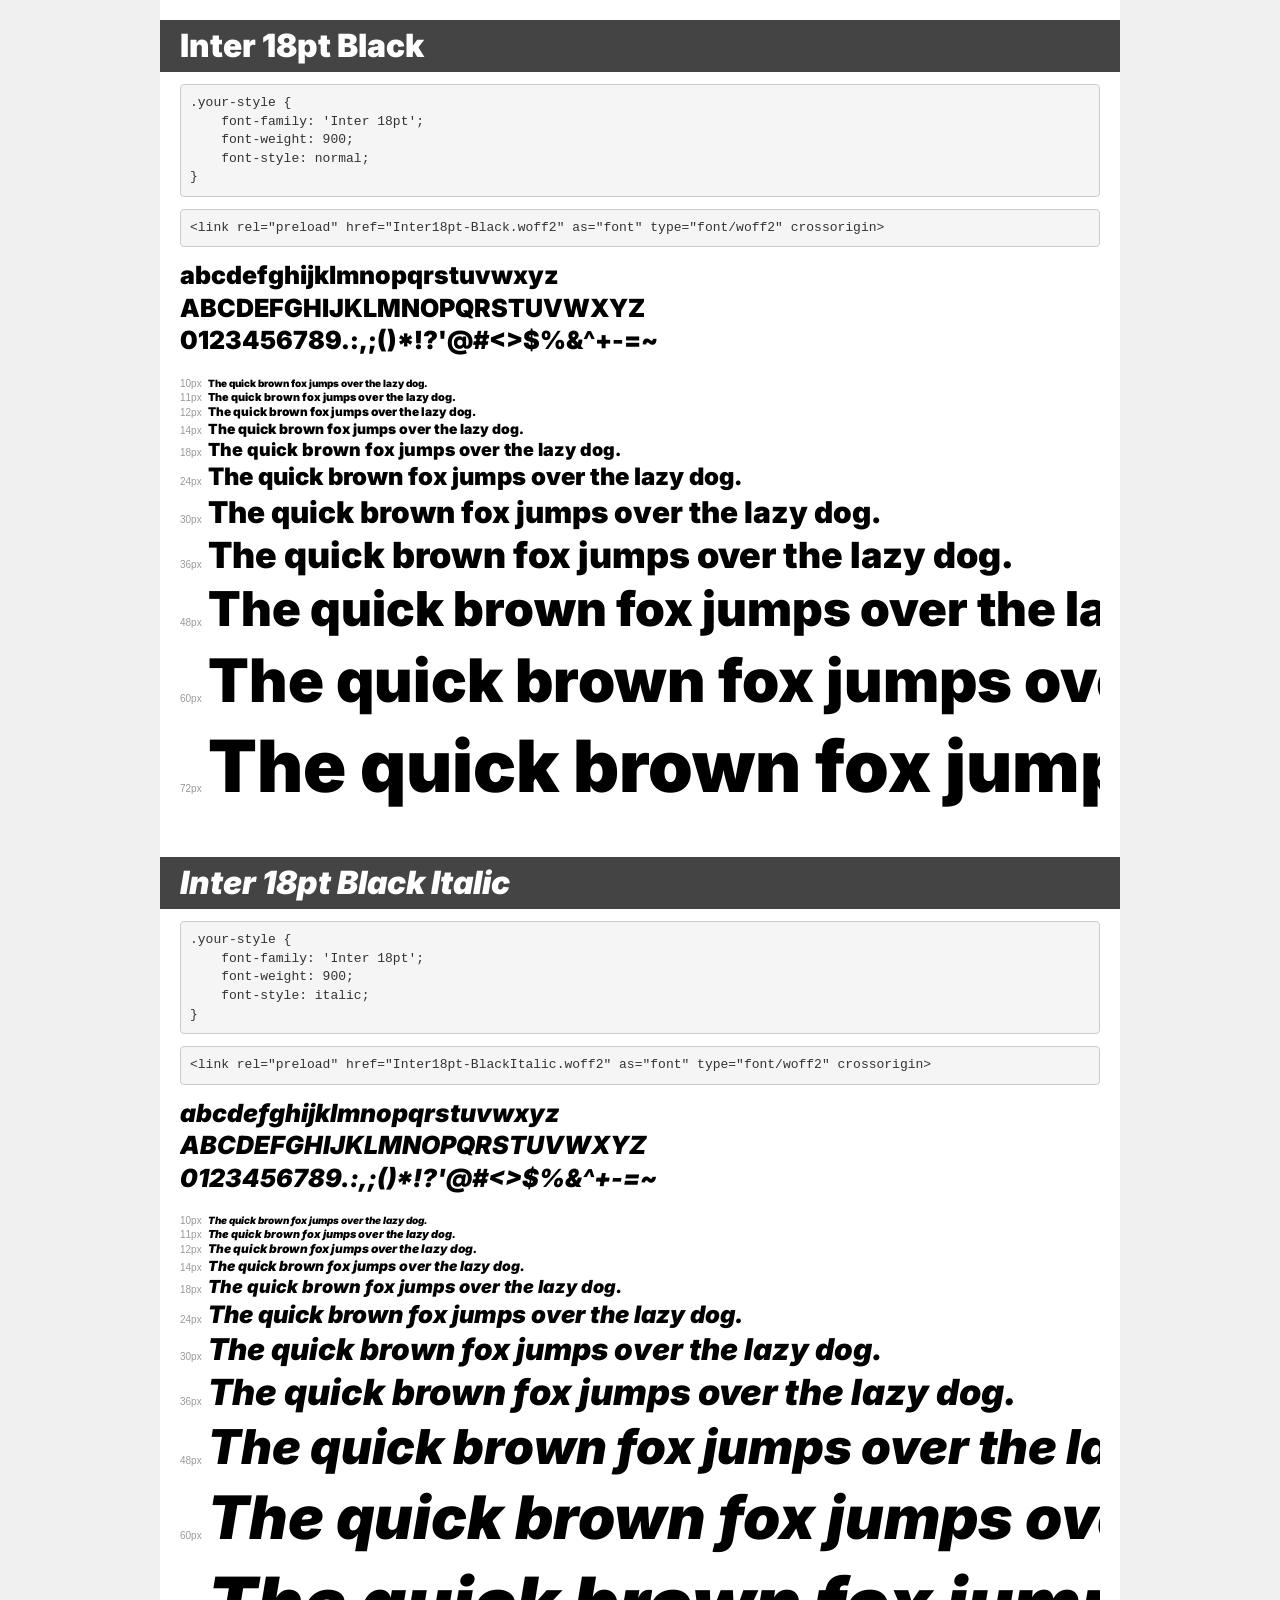
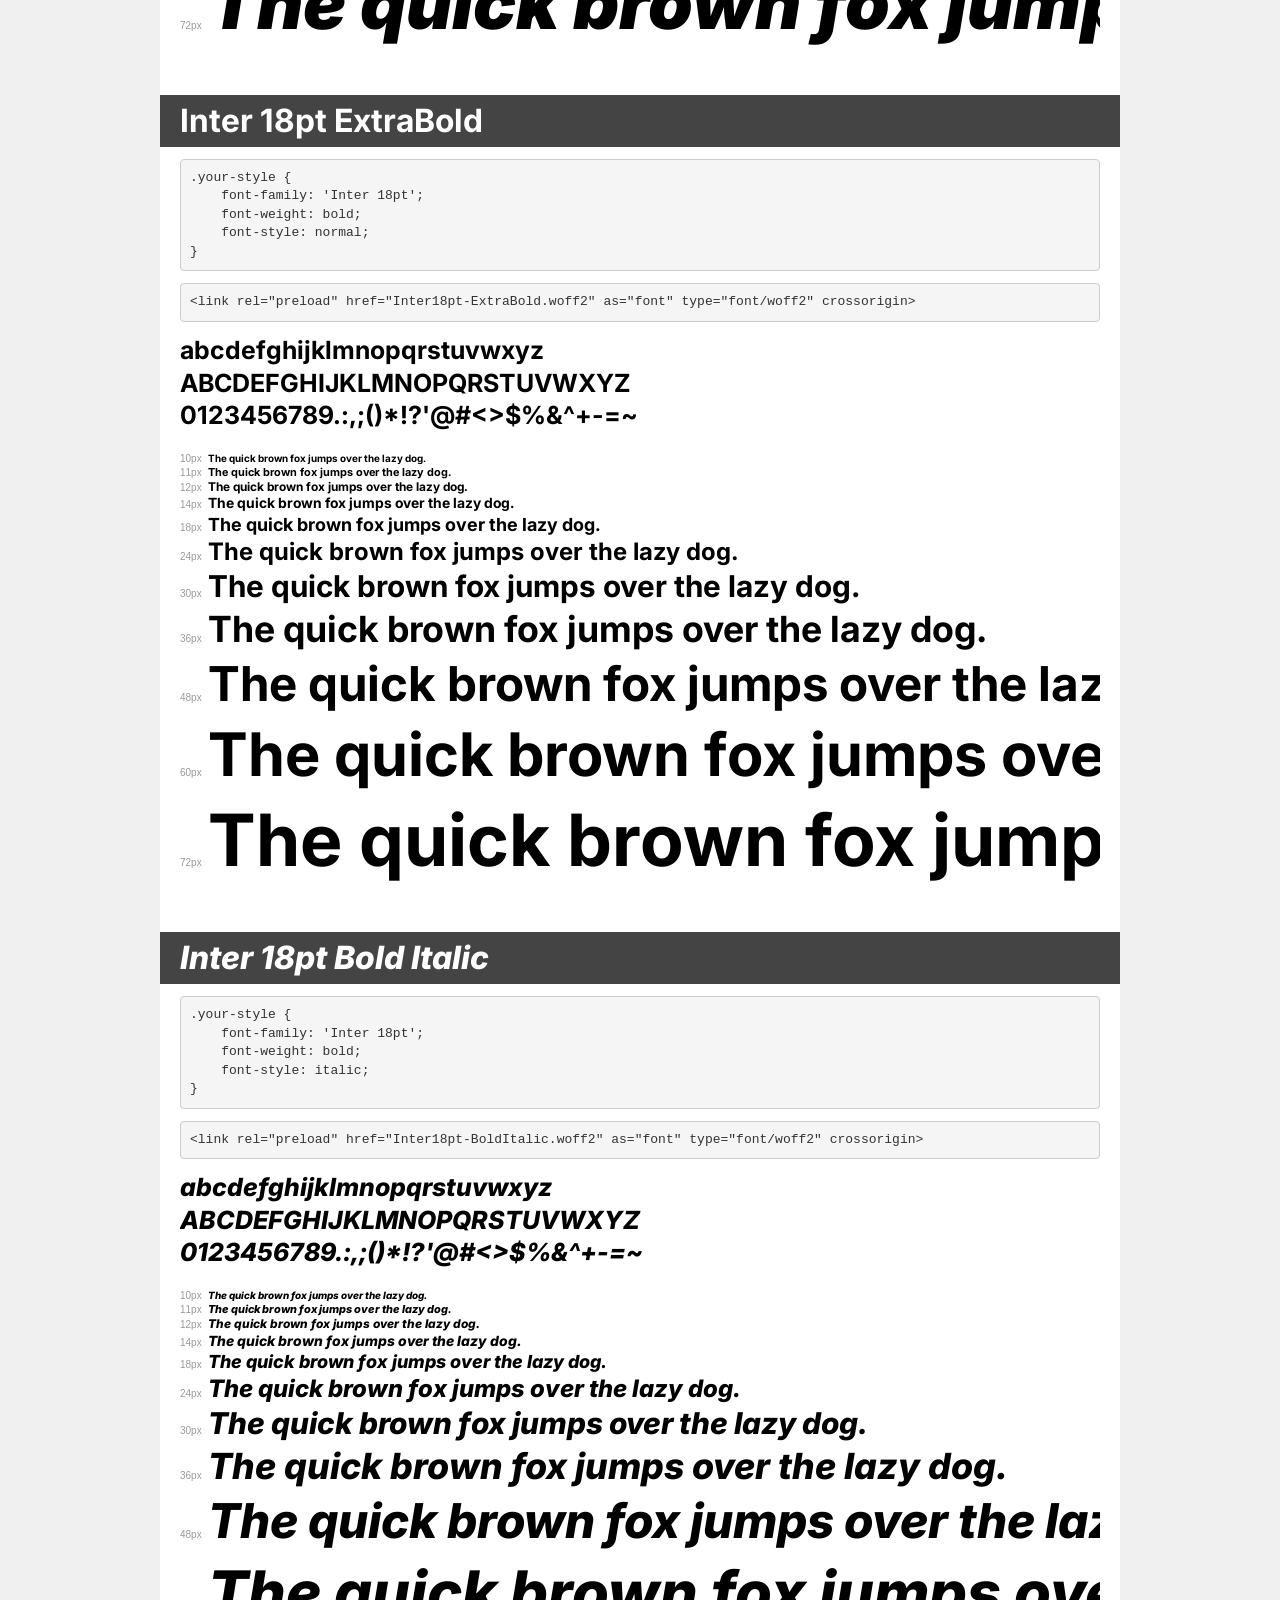
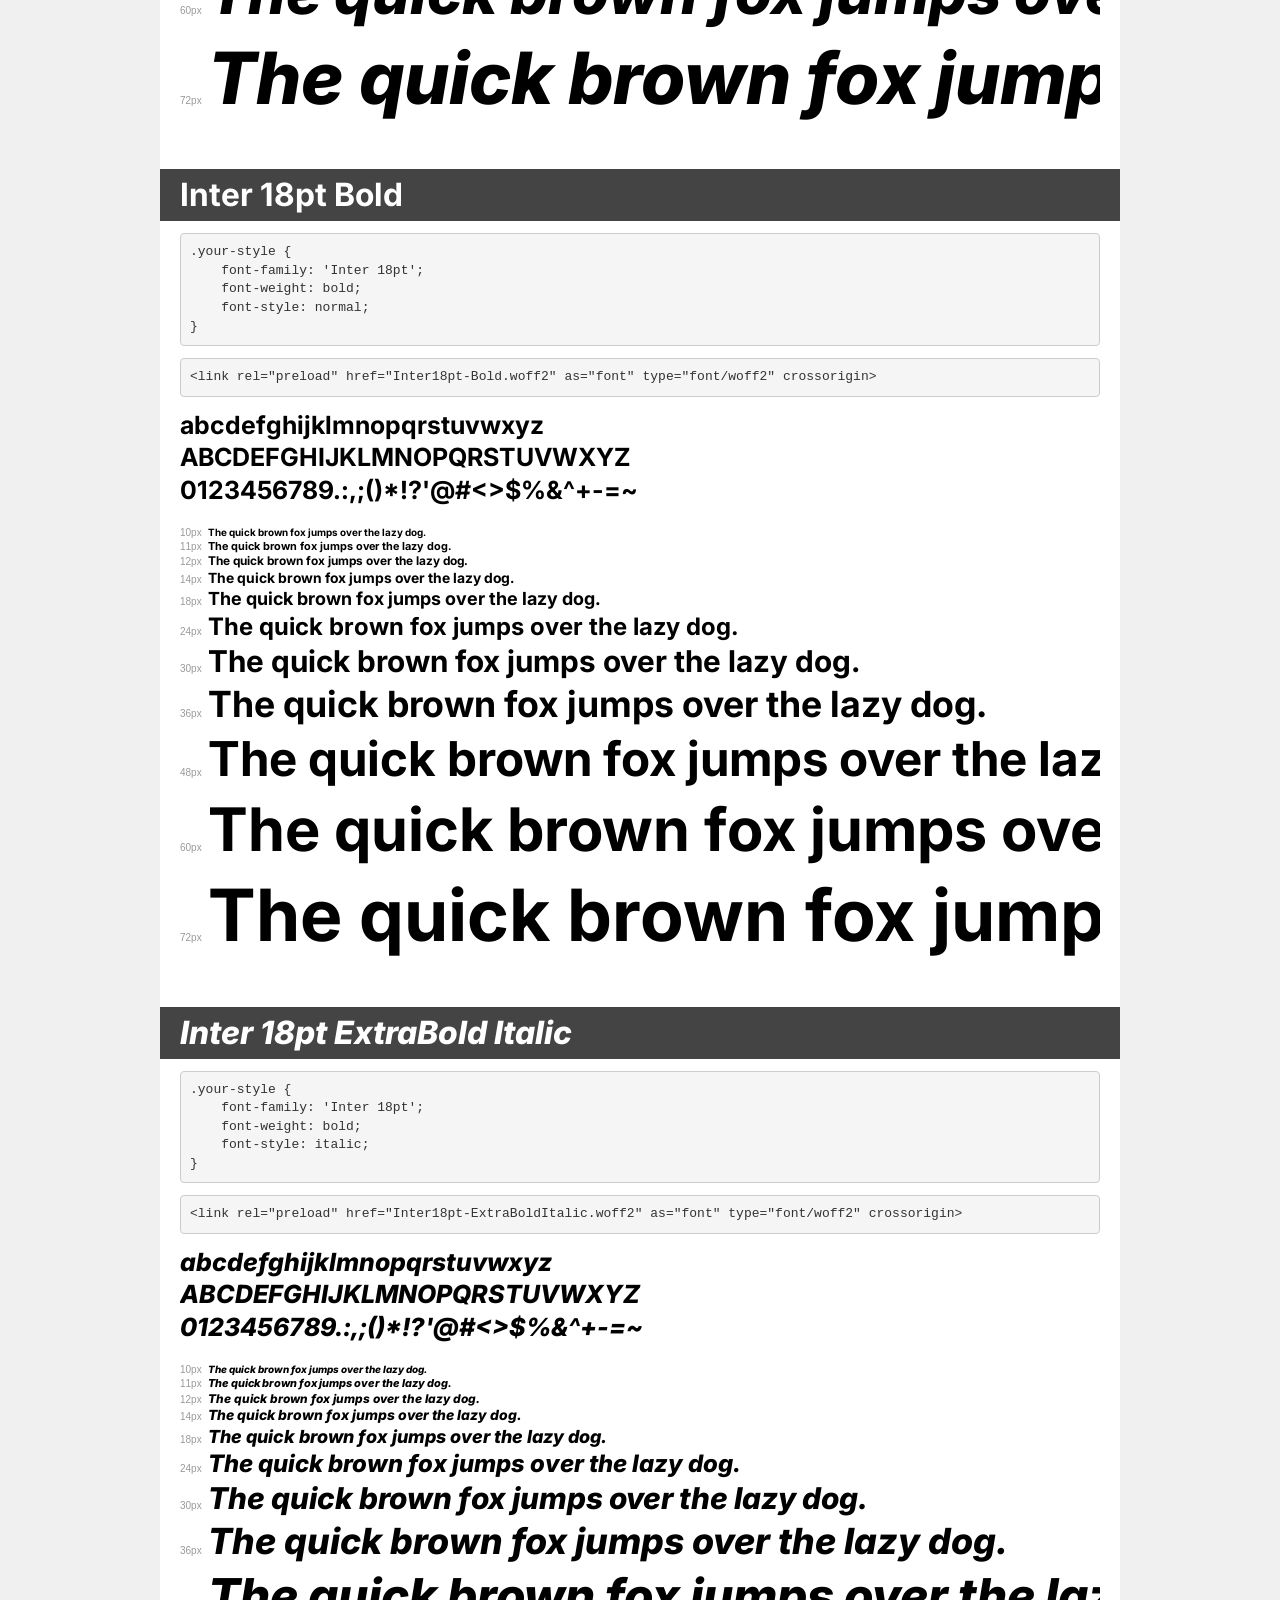
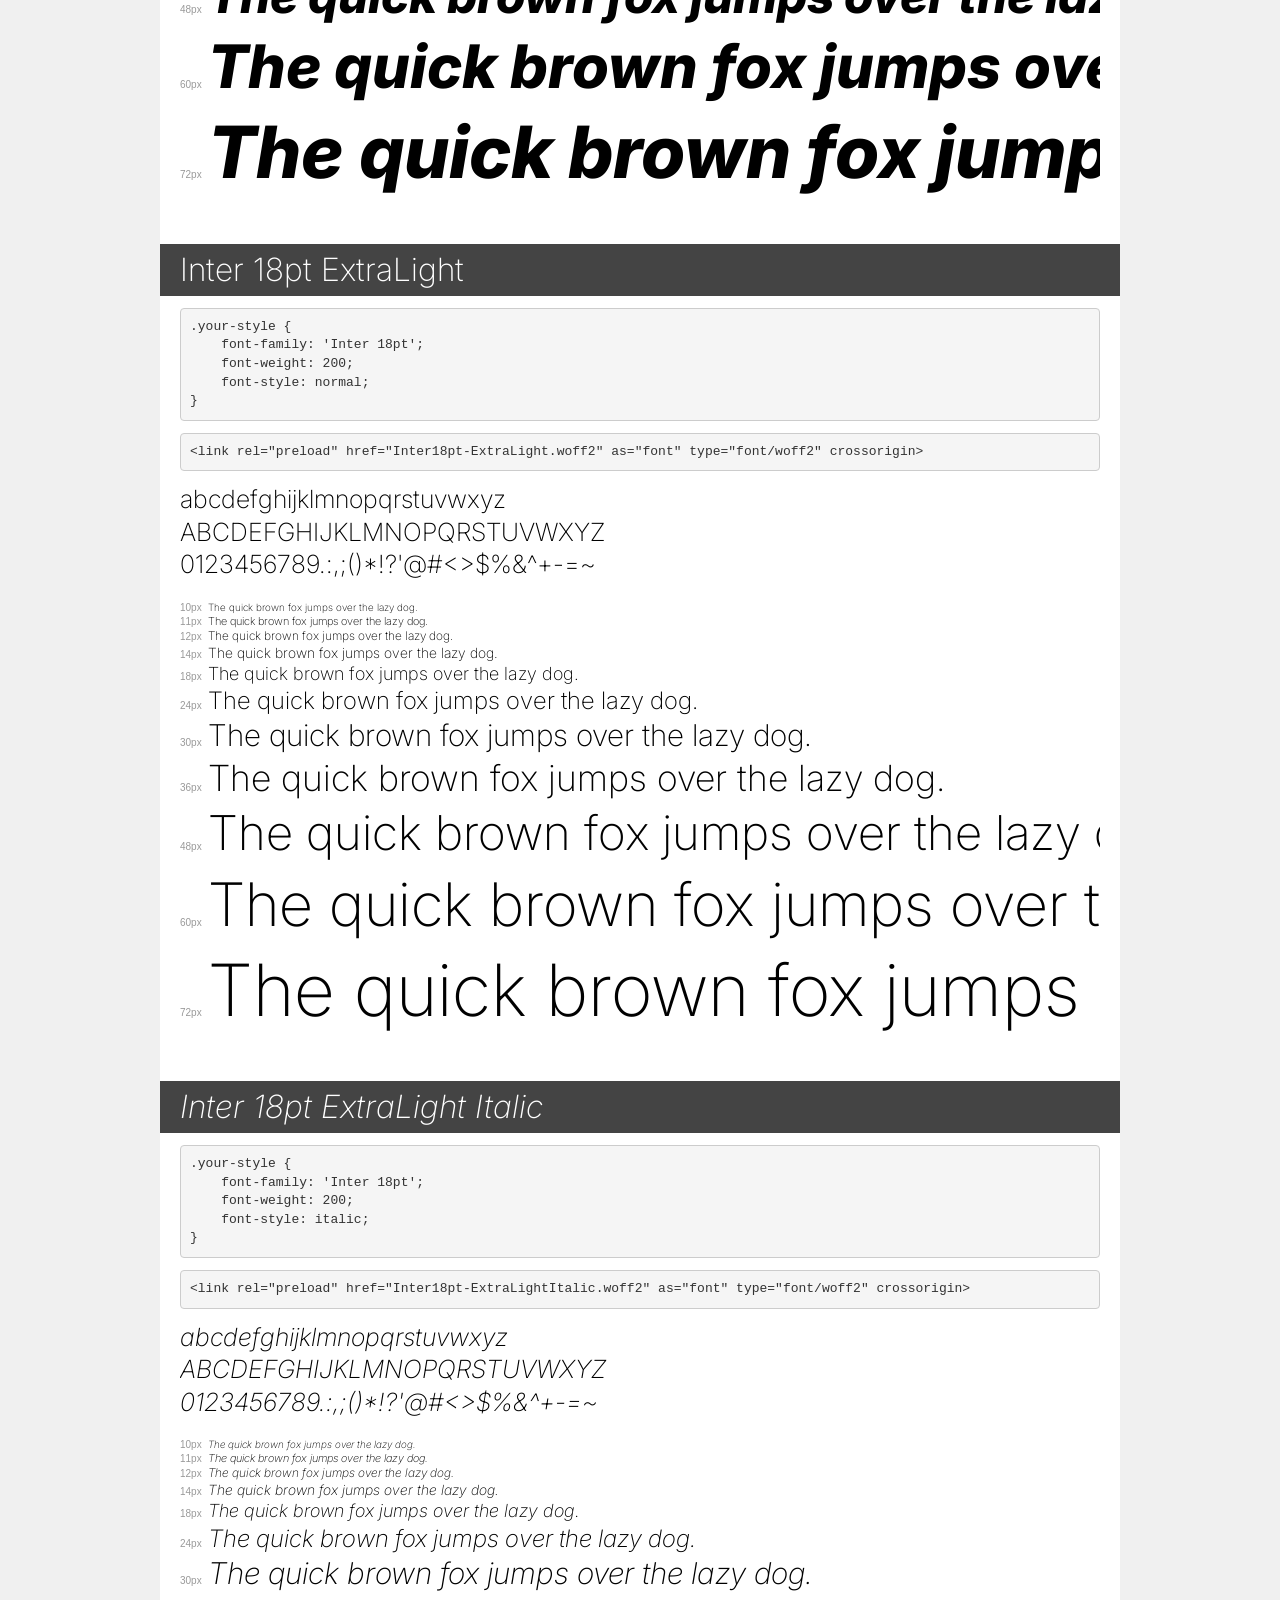
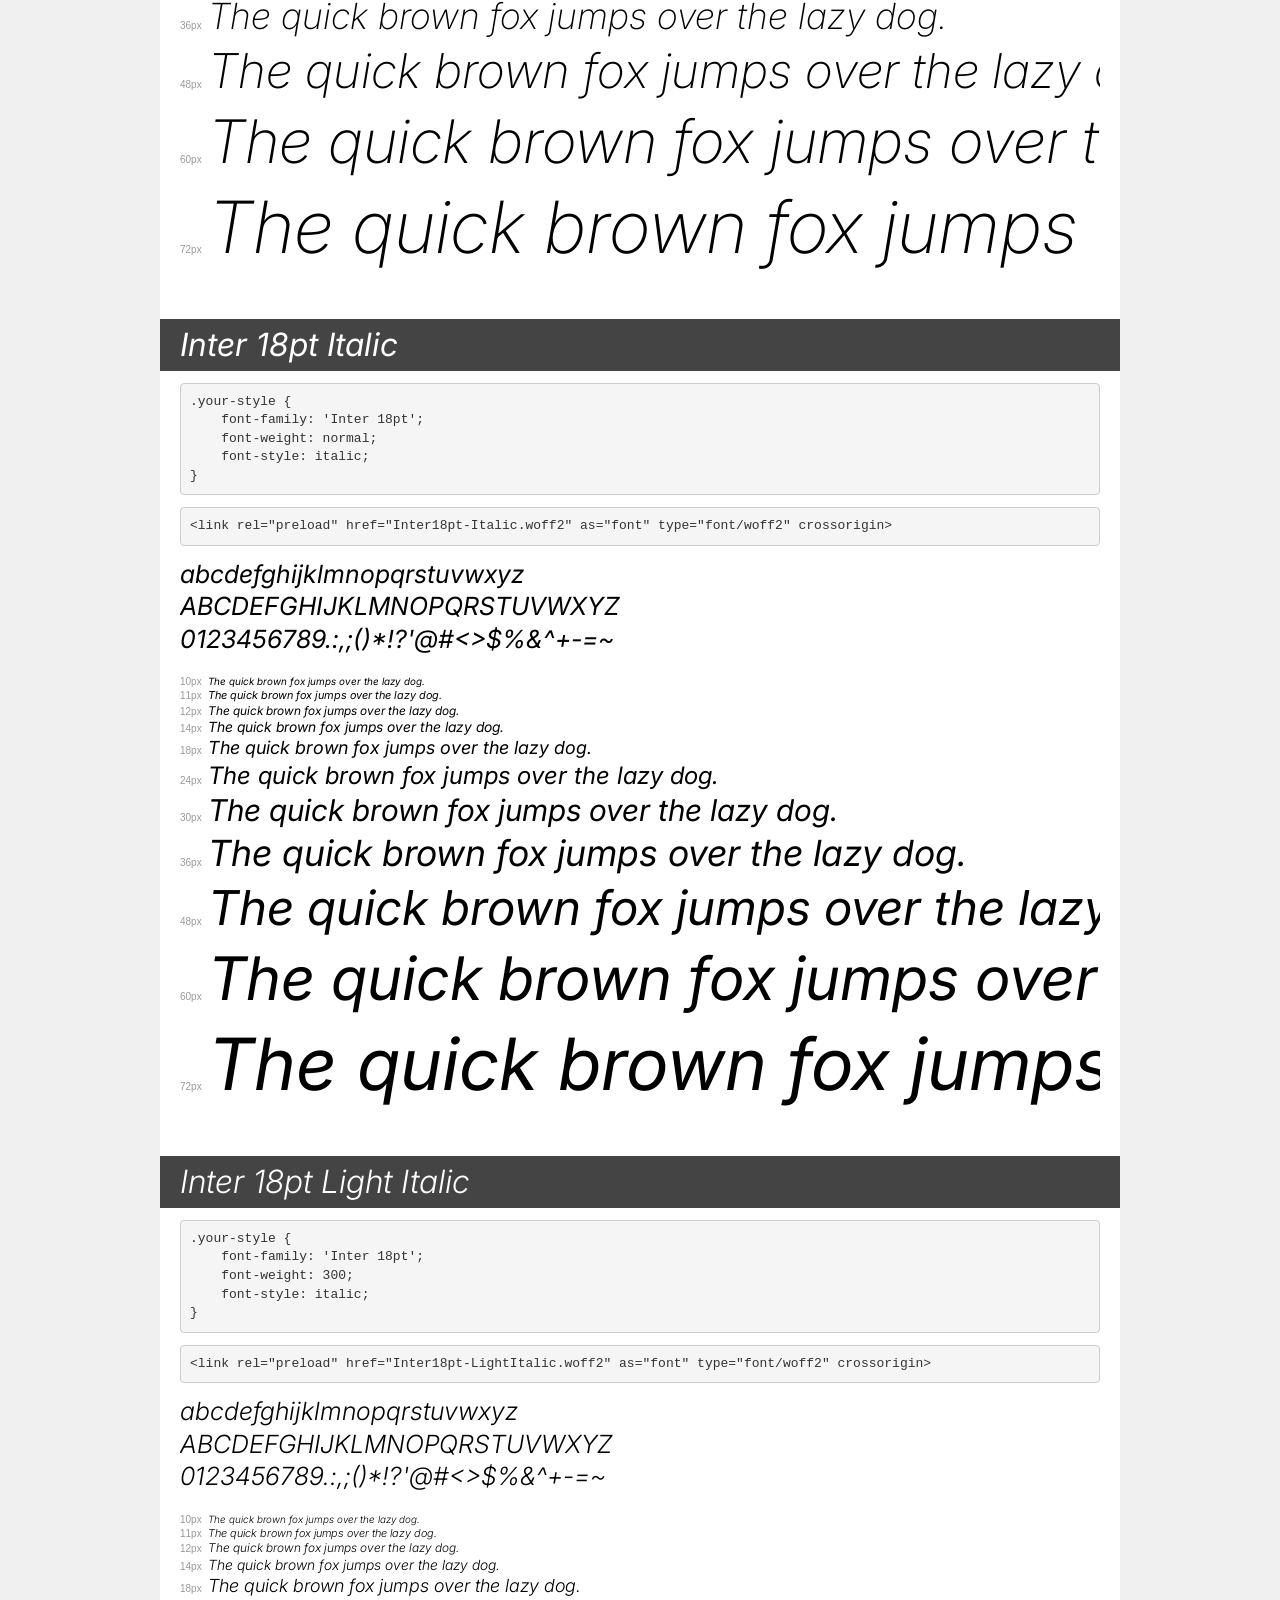
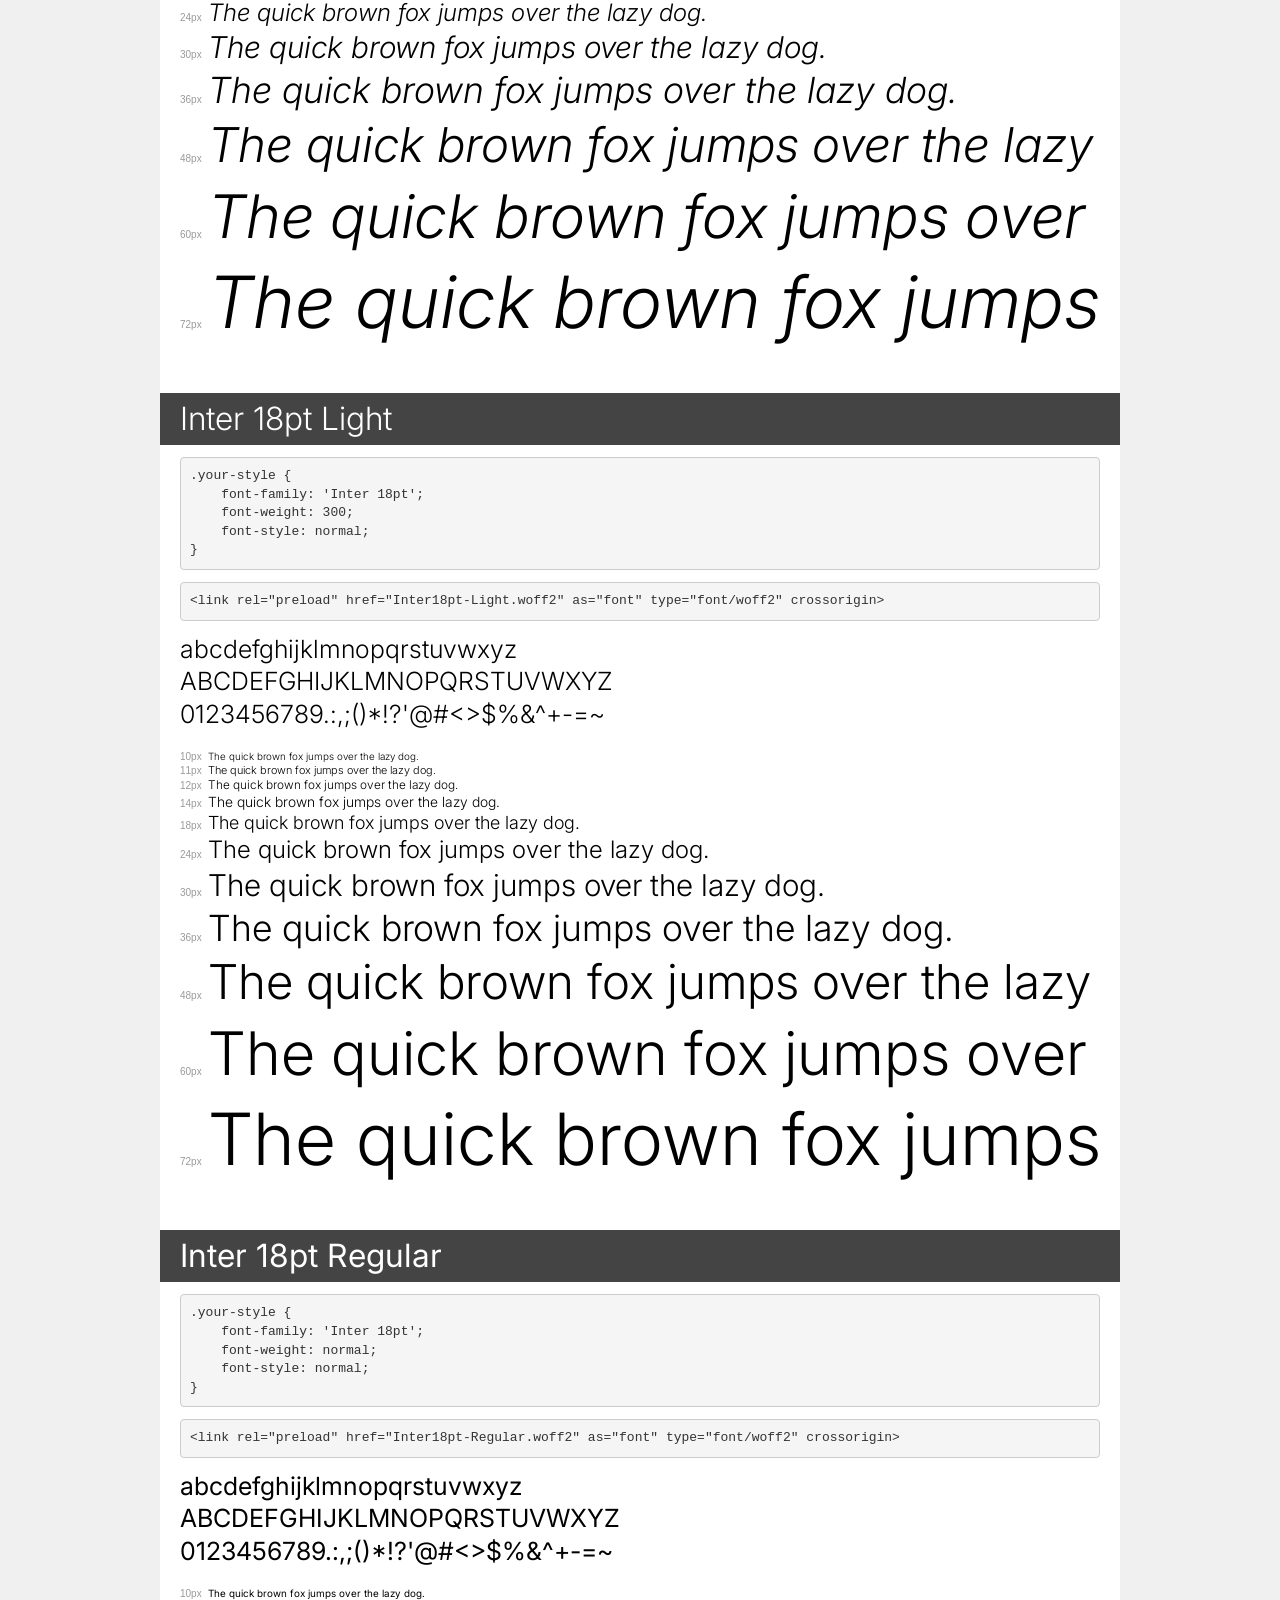
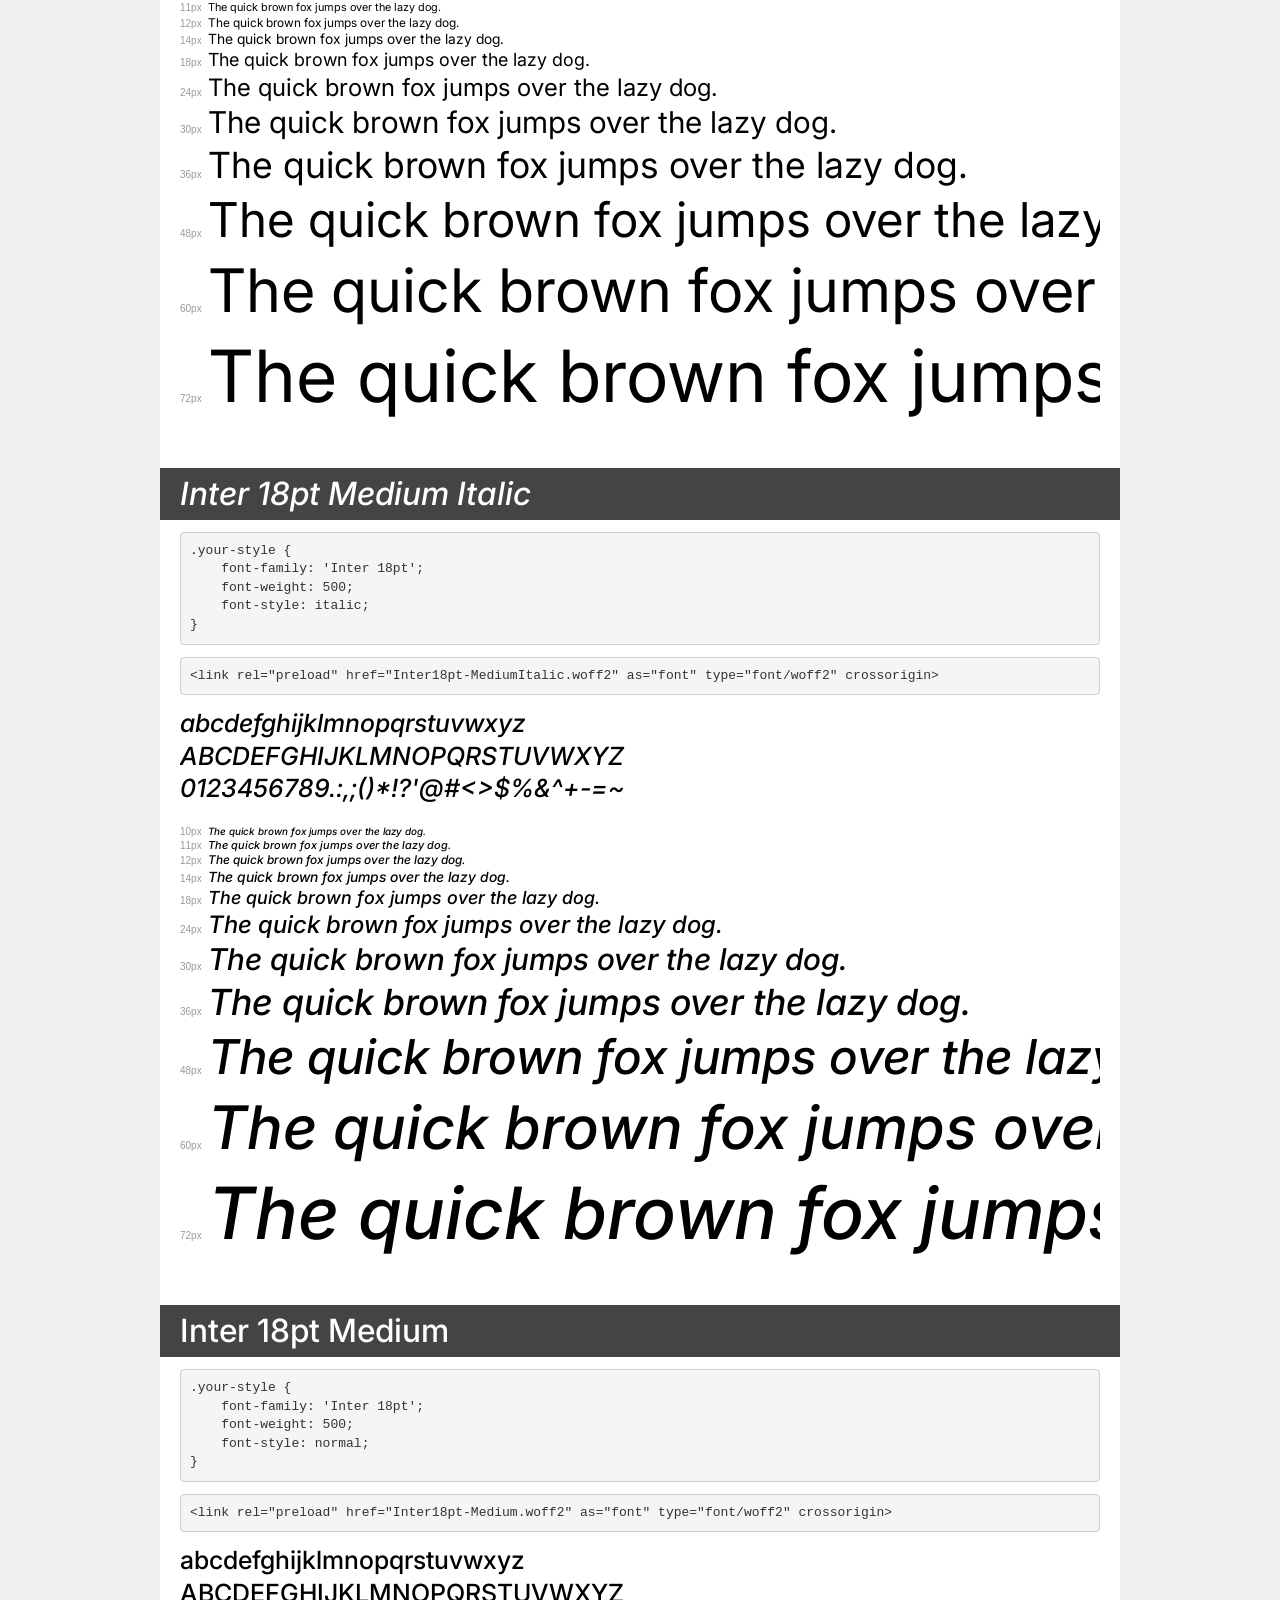
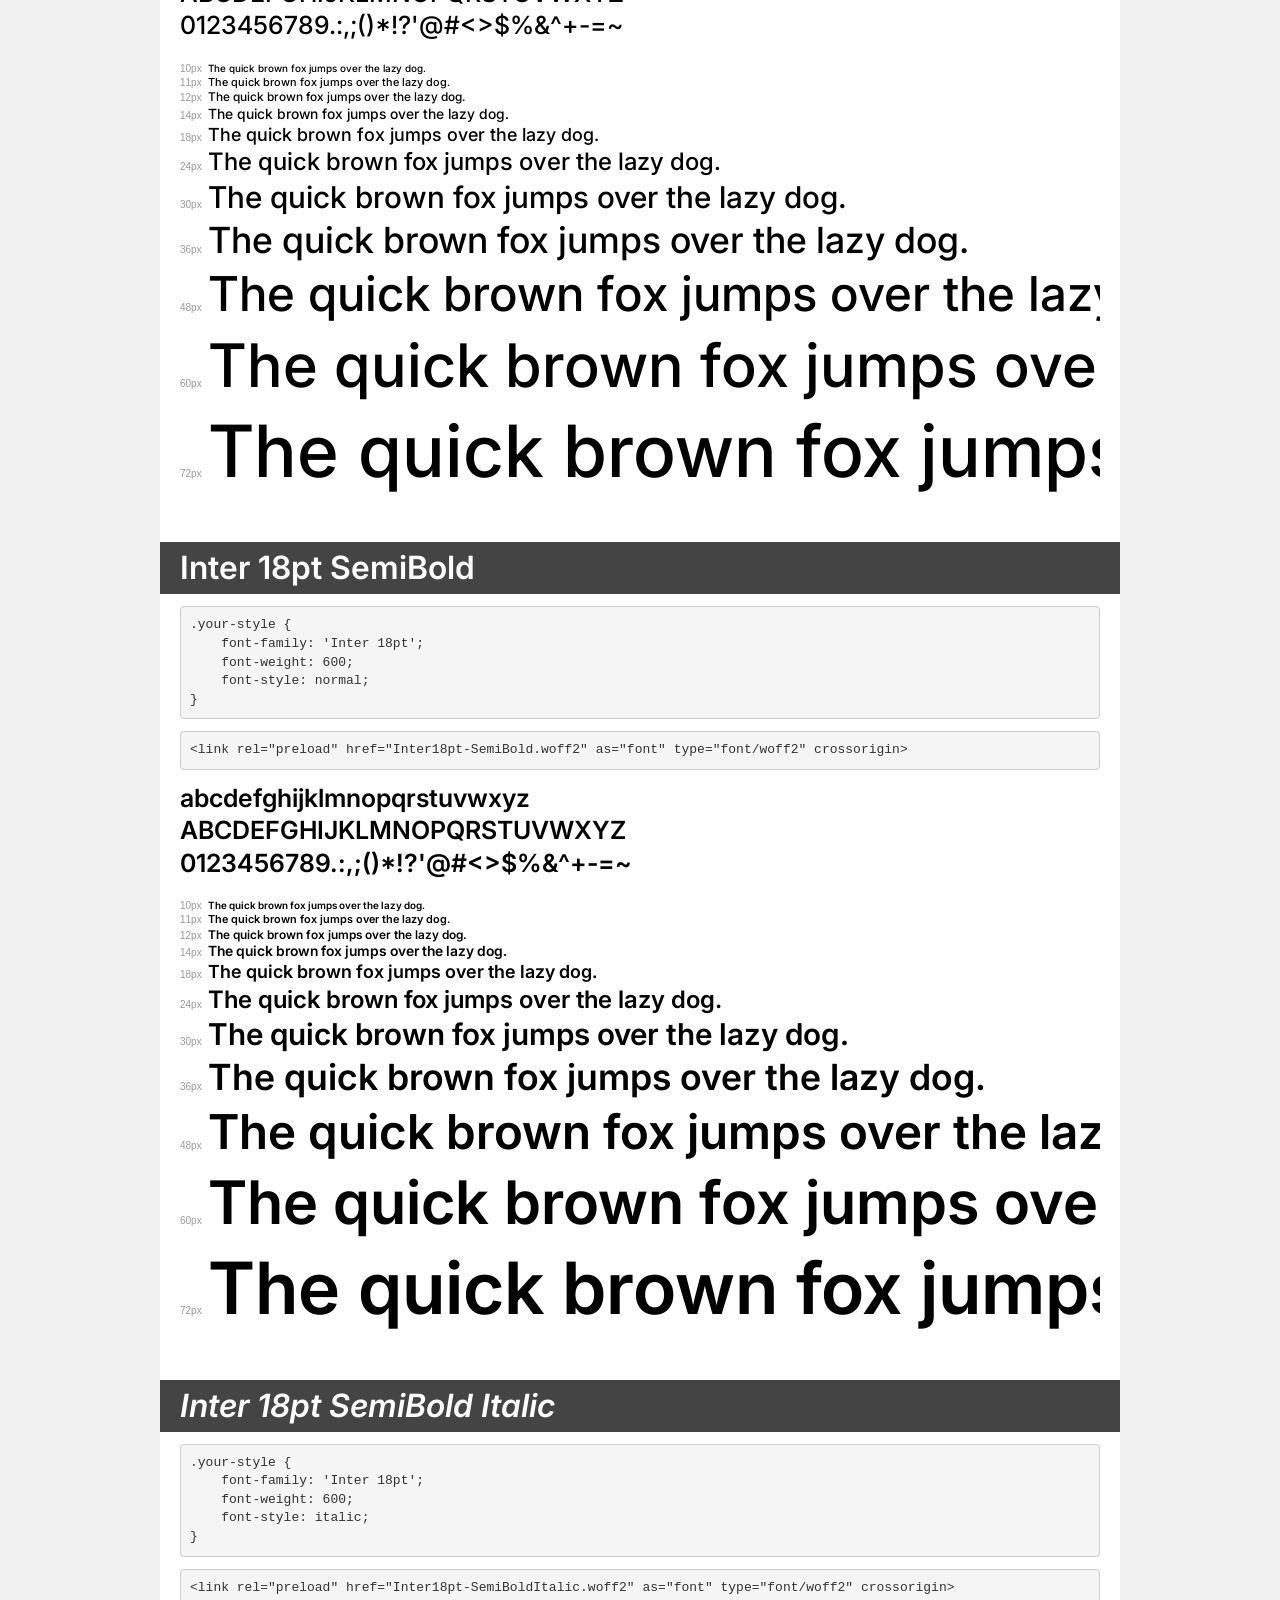
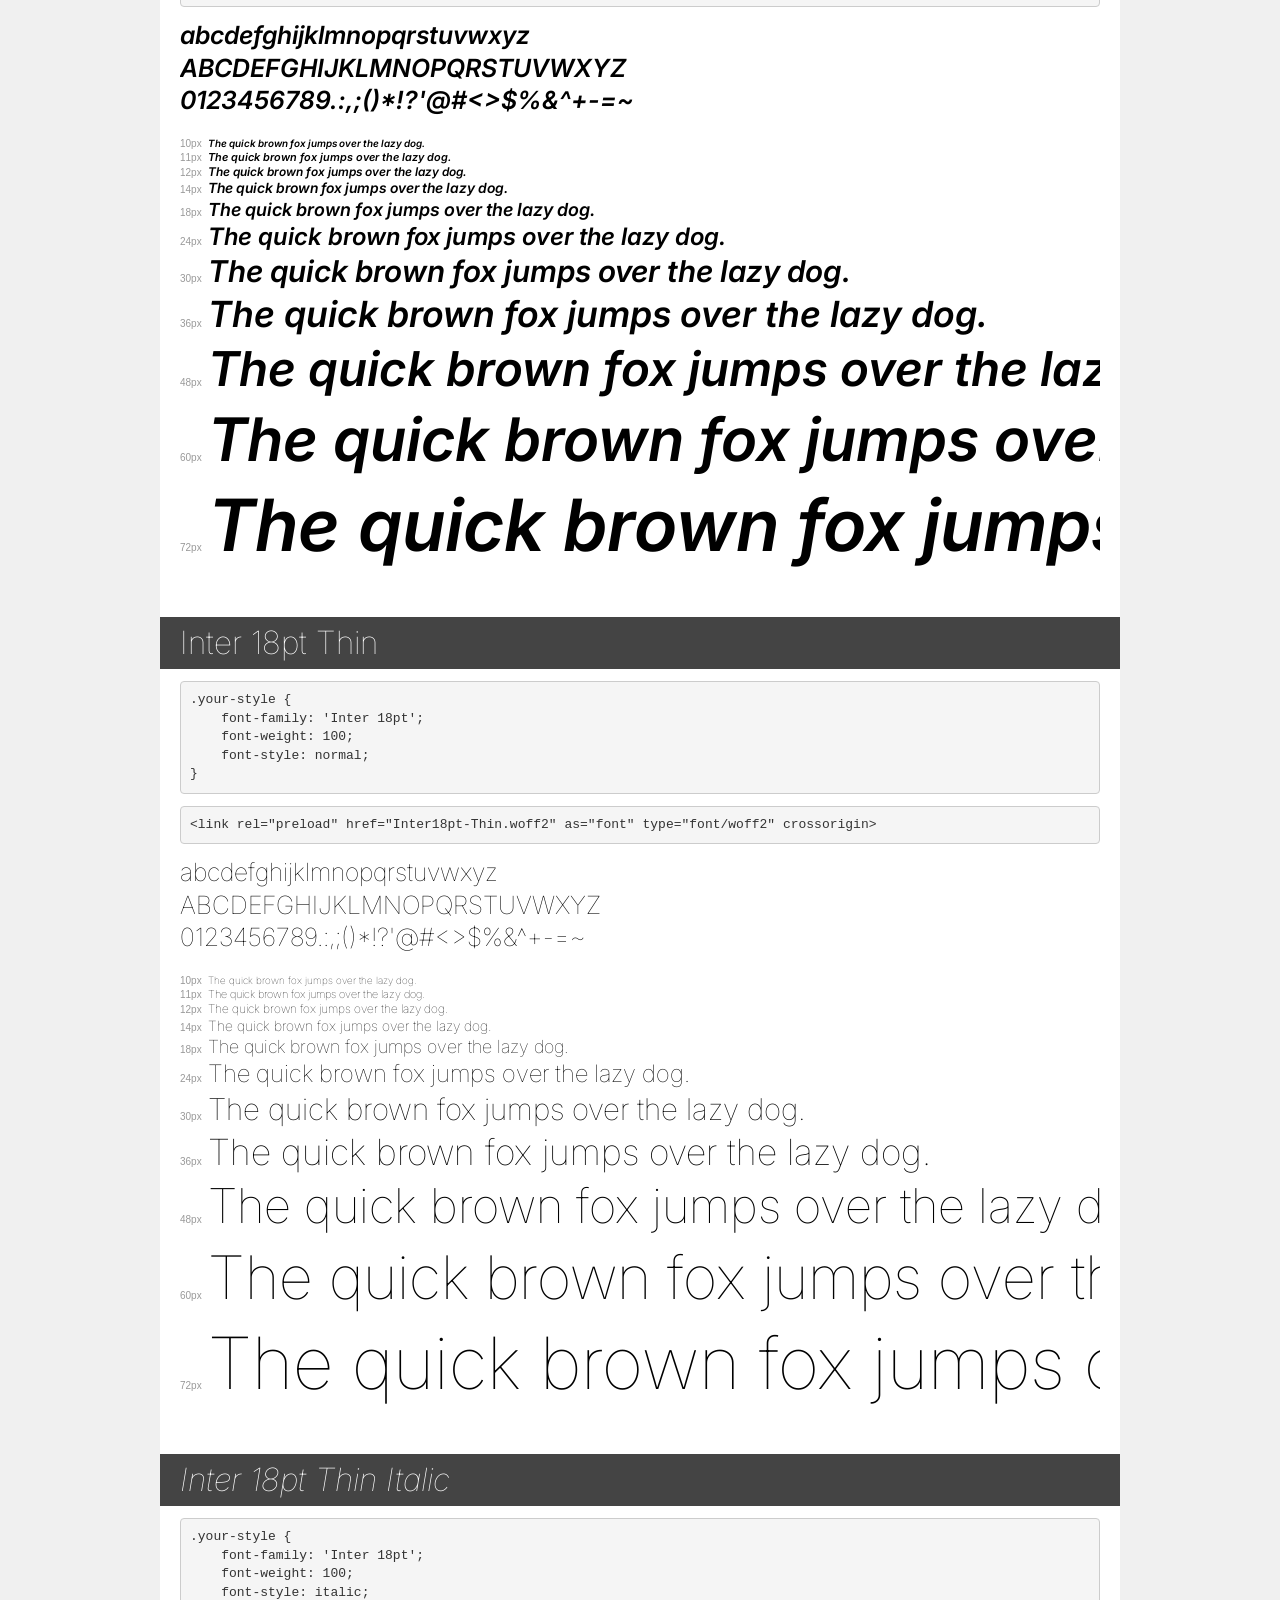
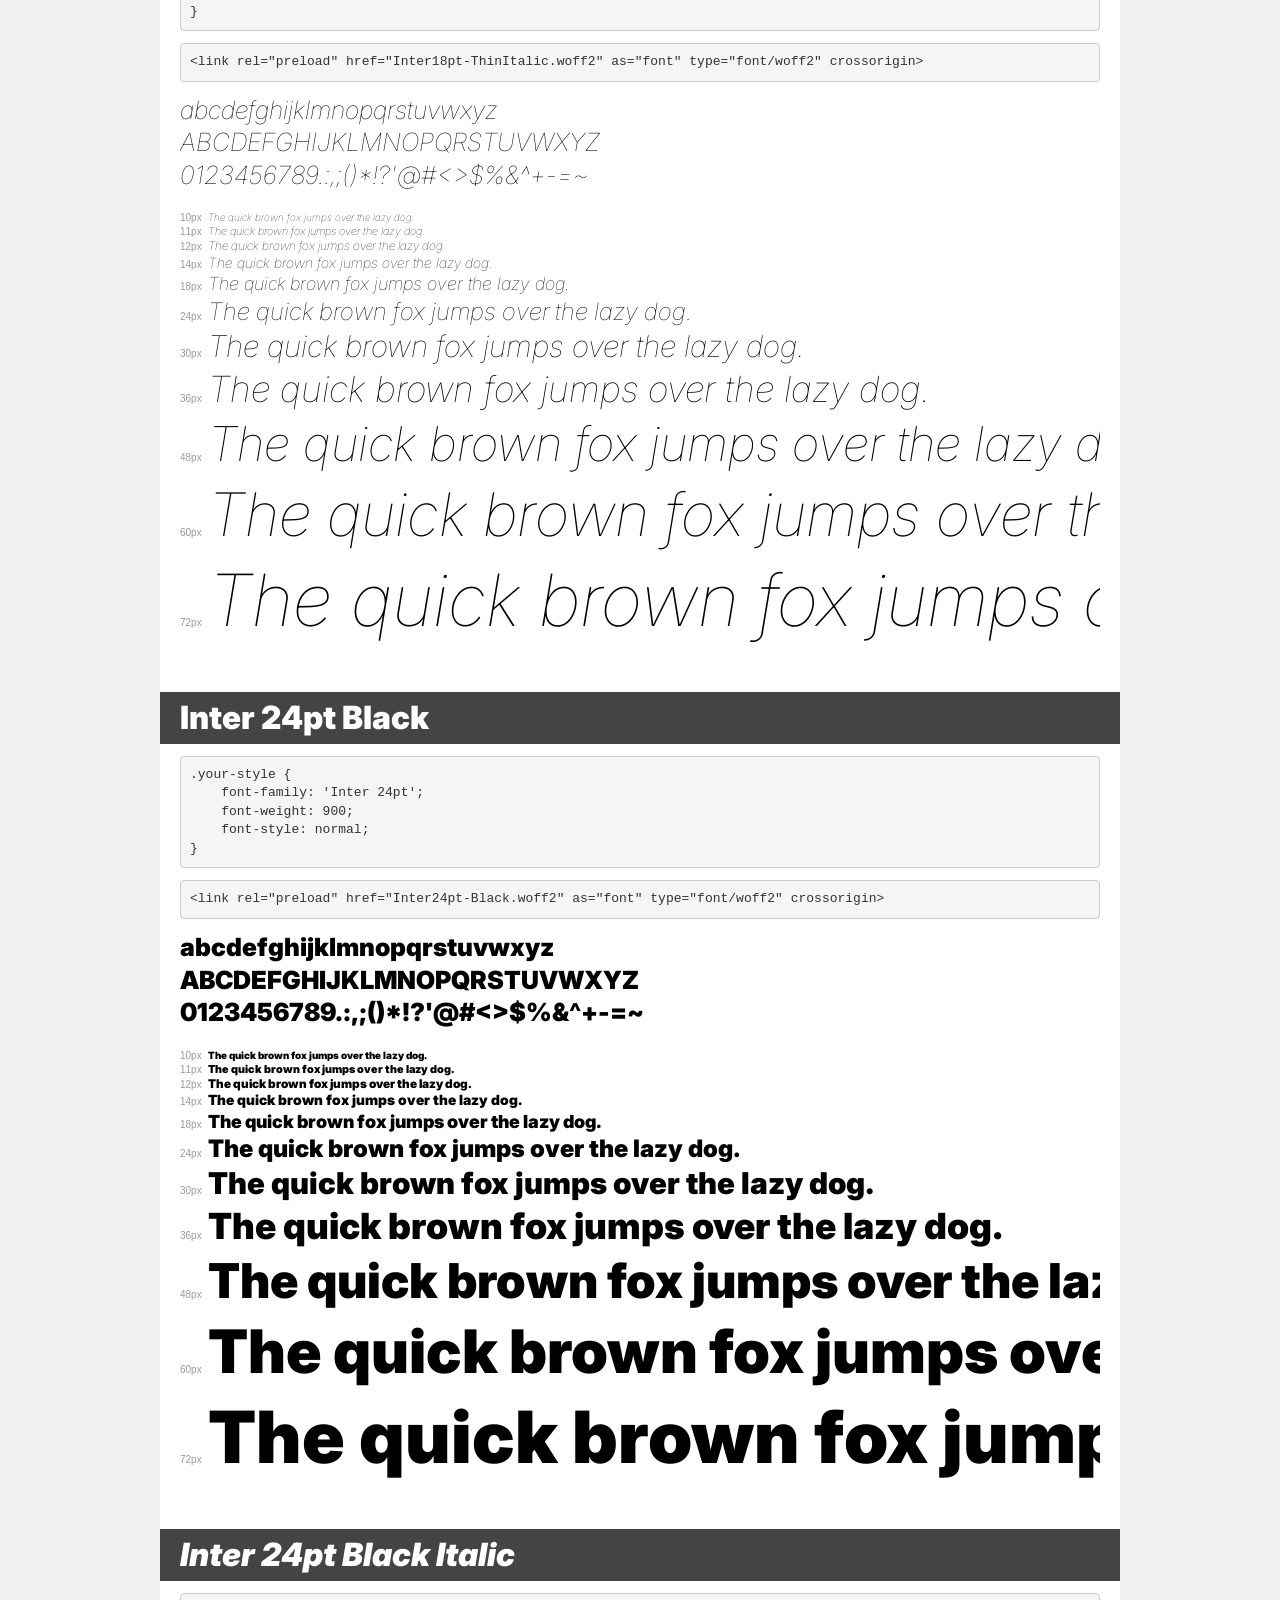
<file: font/inter/demo.html>
<!DOCTYPE html>
<html lang="en">
<head>
    <meta charset="utf-8">
    <meta http-equiv="X-UA-Compatible" content="IE=edge">
    <meta name="viewport" content="width=device-width, initial-scale=1">
    <meta name="robots" content="noindex, noarchive">
    <meta name="format-detection" content="telephone=no">
    <title>Transfonter demo</title>
    <link href="stylesheet.css" rel="stylesheet">
    <style>
        /*
        http://meyerweb.com/eric/tools/css/reset/
        v2.0 | 20110126
        License: none (public domain)
        */
        html, body, div, span, applet, object, iframe,
        h1, h2, h3, h4, h5, h6, p, blockquote, pre,
        a, abbr, acronym, address, big, cite, code,
        del, dfn, em, img, ins, kbd, q, s, samp,
        small, strike, strong, sub, sup, tt, var,
        b, u, i, center,
        dl, dt, dd, ol, ul, li,
        fieldset, form, label, legend,
        table, caption, tbody, tfoot, thead, tr, th, td,
        article, aside, canvas, details, embed,
        figure, figcaption, footer, header, hgroup,
        menu, nav, output, ruby, section, summary,
        time, mark, audio, video {
            margin: 0;
            padding: 0;
            border: 0;
            font-size: 100%;
            font: inherit;
            vertical-align: baseline;
        }
        /* HTML5 display-role reset for older browsers */
        article, aside, details, figcaption, figure,
        footer, header, hgroup, menu, nav, section {
            display: block;
        }
        body {
            line-height: 1;
        }
        ol, ul {
            list-style: none;
        }
        blockquote, q {
            quotes: none;
        }
        blockquote:before, blockquote:after,
        q:before, q:after {
            content: '';
            content: none;
        }
        table {
            border-collapse: collapse;
            border-spacing: 0;
        }
        /* demo styles */
        body {
            background: #f0f0f0;
            color: #000;
        }
        .page {
            background: #fff;
            width: 920px;
            margin: 0 auto;
            padding: 20px 20px 0 20px;
            overflow: hidden;
        }
        .font-container {
            overflow-x: auto;
            overflow-y: hidden;
            margin-bottom: 40px;
            line-height: 1.3;
            white-space: nowrap;
            padding-bottom: 5px;
        }
        h1 {
            position: relative;
            background: #444;
            font-size: 32px;
            color: #fff;
            padding: 10px 20px;
            margin: 0 -20px 12px -20px;
        }
        .letters {
            font-size: 25px;
            margin-bottom: 20px;
        }
        .s10:before {
            content: '10px';
        }
        .s11:before {
            content: '11px';
        }
        .s12:before {
            content: '12px';
        }
        .s14:before {
            content: '14px';
        }
        .s18:before {
            content: '18px';
        }
        .s24:before {
            content: '24px';
        }
        .s30:before {
            content: '30px';
        }
        .s36:before {
            content: '36px';
        }
        .s48:before {
            content: '48px';
        }
        .s60:before {
            content: '60px';
        }
        .s72:before {
            content: '72px';
        }
        .s10:before, .s11:before, .s12:before, .s14:before,
        .s18:before, .s24:before, .s30:before, .s36:before,
        .s48:before, .s60:before, .s72:before {
            font-family: Arial, sans-serif;
            font-size: 10px;
            font-weight: normal;
            font-style: normal;
            color: #999;
            padding-right: 6px;
        }
        pre {
            display: block;
            padding: 9px;
            margin: 0 0 12px;
            font-family: Monaco, Menlo, Consolas, "Courier New", monospace;
            font-size: 13px;
            line-height: 1.428571429;
            color: #333;
            font-weight: normal;
            font-style: normal;
            background-color: #f5f5f5;
            border: 1px solid #ccc;
            overflow-x: auto;
            border-radius: 4px;
        }
        /* responsive */
        @media (max-width: 959px) {
            .page {
                width: auto;
                margin: 0;
            }
        }
    </style>
</head>
<body>
<div class="page">
    <div class="demo">
        <h1 style="font-family: 'Inter 18pt'; font-weight: 900; font-style: normal;">Inter 18pt Black</h1>
        <pre title="Usage">.your-style {
    font-family: 'Inter 18pt';
    font-weight: 900;
    font-style: normal;
}</pre>
        <pre title="Preload (optional)">
&lt;link rel=&quot;preload&quot; href=&quot;Inter18pt-Black.woff2&quot; as=&quot;font&quot; type=&quot;font/woff2&quot; crossorigin&gt;</pre>
        <div class="font-container" style="font-family: 'Inter 18pt'; font-weight: 900; font-style: normal;">
            <p class="letters">
                abcdefghijklmnopqrstuvwxyz<br>
ABCDEFGHIJKLMNOPQRSTUVWXYZ<br>
                0123456789.:,;()*!?'@#&lt;&gt;$%&^+-=~
            </p>
            <p class="s10" style="font-size: 10px;">The quick brown fox jumps over the lazy dog.</p>
            <p class="s11" style="font-size: 11px;">The quick brown fox jumps over the lazy dog.</p>
            <p class="s12" style="font-size: 12px;">The quick brown fox jumps over the lazy dog.</p>
            <p class="s14" style="font-size: 14px;">The quick brown fox jumps over the lazy dog.</p>
            <p class="s18" style="font-size: 18px;">The quick brown fox jumps over the lazy dog.</p>
            <p class="s24" style="font-size: 24px;">The quick brown fox jumps over the lazy dog.</p>
            <p class="s30" style="font-size: 30px;">The quick brown fox jumps over the lazy dog.</p>
            <p class="s36" style="font-size: 36px;">The quick brown fox jumps over the lazy dog.</p>
            <p class="s48" style="font-size: 48px;">The quick brown fox jumps over the lazy dog.</p>
            <p class="s60" style="font-size: 60px;">The quick brown fox jumps over the lazy dog.</p>
            <p class="s72" style="font-size: 72px;">The quick brown fox jumps over the lazy dog.</p>
        </div>
    </div>

    <div class="demo">
        <h1 style="font-family: 'Inter 18pt'; font-weight: 900; font-style: italic;">Inter 18pt Black Italic</h1>
        <pre title="Usage">.your-style {
    font-family: 'Inter 18pt';
    font-weight: 900;
    font-style: italic;
}</pre>
        <pre title="Preload (optional)">
&lt;link rel=&quot;preload&quot; href=&quot;Inter18pt-BlackItalic.woff2&quot; as=&quot;font&quot; type=&quot;font/woff2&quot; crossorigin&gt;</pre>
        <div class="font-container" style="font-family: 'Inter 18pt'; font-weight: 900; font-style: italic;">
            <p class="letters">
                abcdefghijklmnopqrstuvwxyz<br>
ABCDEFGHIJKLMNOPQRSTUVWXYZ<br>
                0123456789.:,;()*!?'@#&lt;&gt;$%&^+-=~
            </p>
            <p class="s10" style="font-size: 10px;">The quick brown fox jumps over the lazy dog.</p>
            <p class="s11" style="font-size: 11px;">The quick brown fox jumps over the lazy dog.</p>
            <p class="s12" style="font-size: 12px;">The quick brown fox jumps over the lazy dog.</p>
            <p class="s14" style="font-size: 14px;">The quick brown fox jumps over the lazy dog.</p>
            <p class="s18" style="font-size: 18px;">The quick brown fox jumps over the lazy dog.</p>
            <p class="s24" style="font-size: 24px;">The quick brown fox jumps over the lazy dog.</p>
            <p class="s30" style="font-size: 30px;">The quick brown fox jumps over the lazy dog.</p>
            <p class="s36" style="font-size: 36px;">The quick brown fox jumps over the lazy dog.</p>
            <p class="s48" style="font-size: 48px;">The quick brown fox jumps over the lazy dog.</p>
            <p class="s60" style="font-size: 60px;">The quick brown fox jumps over the lazy dog.</p>
            <p class="s72" style="font-size: 72px;">The quick brown fox jumps over the lazy dog.</p>
        </div>
    </div>

    <div class="demo">
        <h1 style="font-family: 'Inter 18pt'; font-weight: bold; font-style: normal;">Inter 18pt ExtraBold</h1>
        <pre title="Usage">.your-style {
    font-family: 'Inter 18pt';
    font-weight: bold;
    font-style: normal;
}</pre>
        <pre title="Preload (optional)">
&lt;link rel=&quot;preload&quot; href=&quot;Inter18pt-ExtraBold.woff2&quot; as=&quot;font&quot; type=&quot;font/woff2&quot; crossorigin&gt;</pre>
        <div class="font-container" style="font-family: 'Inter 18pt'; font-weight: bold; font-style: normal;">
            <p class="letters">
                abcdefghijklmnopqrstuvwxyz<br>
ABCDEFGHIJKLMNOPQRSTUVWXYZ<br>
                0123456789.:,;()*!?'@#&lt;&gt;$%&^+-=~
            </p>
            <p class="s10" style="font-size: 10px;">The quick brown fox jumps over the lazy dog.</p>
            <p class="s11" style="font-size: 11px;">The quick brown fox jumps over the lazy dog.</p>
            <p class="s12" style="font-size: 12px;">The quick brown fox jumps over the lazy dog.</p>
            <p class="s14" style="font-size: 14px;">The quick brown fox jumps over the lazy dog.</p>
            <p class="s18" style="font-size: 18px;">The quick brown fox jumps over the lazy dog.</p>
            <p class="s24" style="font-size: 24px;">The quick brown fox jumps over the lazy dog.</p>
            <p class="s30" style="font-size: 30px;">The quick brown fox jumps over the lazy dog.</p>
            <p class="s36" style="font-size: 36px;">The quick brown fox jumps over the lazy dog.</p>
            <p class="s48" style="font-size: 48px;">The quick brown fox jumps over the lazy dog.</p>
            <p class="s60" style="font-size: 60px;">The quick brown fox jumps over the lazy dog.</p>
            <p class="s72" style="font-size: 72px;">The quick brown fox jumps over the lazy dog.</p>
        </div>
    </div>

    <div class="demo">
        <h1 style="font-family: 'Inter 18pt'; font-weight: bold; font-style: italic;">Inter 18pt Bold Italic</h1>
        <pre title="Usage">.your-style {
    font-family: 'Inter 18pt';
    font-weight: bold;
    font-style: italic;
}</pre>
        <pre title="Preload (optional)">
&lt;link rel=&quot;preload&quot; href=&quot;Inter18pt-BoldItalic.woff2&quot; as=&quot;font&quot; type=&quot;font/woff2&quot; crossorigin&gt;</pre>
        <div class="font-container" style="font-family: 'Inter 18pt'; font-weight: bold; font-style: italic;">
            <p class="letters">
                abcdefghijklmnopqrstuvwxyz<br>
ABCDEFGHIJKLMNOPQRSTUVWXYZ<br>
                0123456789.:,;()*!?'@#&lt;&gt;$%&^+-=~
            </p>
            <p class="s10" style="font-size: 10px;">The quick brown fox jumps over the lazy dog.</p>
            <p class="s11" style="font-size: 11px;">The quick brown fox jumps over the lazy dog.</p>
            <p class="s12" style="font-size: 12px;">The quick brown fox jumps over the lazy dog.</p>
            <p class="s14" style="font-size: 14px;">The quick brown fox jumps over the lazy dog.</p>
            <p class="s18" style="font-size: 18px;">The quick brown fox jumps over the lazy dog.</p>
            <p class="s24" style="font-size: 24px;">The quick brown fox jumps over the lazy dog.</p>
            <p class="s30" style="font-size: 30px;">The quick brown fox jumps over the lazy dog.</p>
            <p class="s36" style="font-size: 36px;">The quick brown fox jumps over the lazy dog.</p>
            <p class="s48" style="font-size: 48px;">The quick brown fox jumps over the lazy dog.</p>
            <p class="s60" style="font-size: 60px;">The quick brown fox jumps over the lazy dog.</p>
            <p class="s72" style="font-size: 72px;">The quick brown fox jumps over the lazy dog.</p>
        </div>
    </div>

    <div class="demo">
        <h1 style="font-family: 'Inter 18pt'; font-weight: bold; font-style: normal;">Inter 18pt Bold</h1>
        <pre title="Usage">.your-style {
    font-family: 'Inter 18pt';
    font-weight: bold;
    font-style: normal;
}</pre>
        <pre title="Preload (optional)">
&lt;link rel=&quot;preload&quot; href=&quot;Inter18pt-Bold.woff2&quot; as=&quot;font&quot; type=&quot;font/woff2&quot; crossorigin&gt;</pre>
        <div class="font-container" style="font-family: 'Inter 18pt'; font-weight: bold; font-style: normal;">
            <p class="letters">
                abcdefghijklmnopqrstuvwxyz<br>
ABCDEFGHIJKLMNOPQRSTUVWXYZ<br>
                0123456789.:,;()*!?'@#&lt;&gt;$%&^+-=~
            </p>
            <p class="s10" style="font-size: 10px;">The quick brown fox jumps over the lazy dog.</p>
            <p class="s11" style="font-size: 11px;">The quick brown fox jumps over the lazy dog.</p>
            <p class="s12" style="font-size: 12px;">The quick brown fox jumps over the lazy dog.</p>
            <p class="s14" style="font-size: 14px;">The quick brown fox jumps over the lazy dog.</p>
            <p class="s18" style="font-size: 18px;">The quick brown fox jumps over the lazy dog.</p>
            <p class="s24" style="font-size: 24px;">The quick brown fox jumps over the lazy dog.</p>
            <p class="s30" style="font-size: 30px;">The quick brown fox jumps over the lazy dog.</p>
            <p class="s36" style="font-size: 36px;">The quick brown fox jumps over the lazy dog.</p>
            <p class="s48" style="font-size: 48px;">The quick brown fox jumps over the lazy dog.</p>
            <p class="s60" style="font-size: 60px;">The quick brown fox jumps over the lazy dog.</p>
            <p class="s72" style="font-size: 72px;">The quick brown fox jumps over the lazy dog.</p>
        </div>
    </div>

    <div class="demo">
        <h1 style="font-family: 'Inter 18pt'; font-weight: bold; font-style: italic;">Inter 18pt ExtraBold Italic</h1>
        <pre title="Usage">.your-style {
    font-family: 'Inter 18pt';
    font-weight: bold;
    font-style: italic;
}</pre>
        <pre title="Preload (optional)">
&lt;link rel=&quot;preload&quot; href=&quot;Inter18pt-ExtraBoldItalic.woff2&quot; as=&quot;font&quot; type=&quot;font/woff2&quot; crossorigin&gt;</pre>
        <div class="font-container" style="font-family: 'Inter 18pt'; font-weight: bold; font-style: italic;">
            <p class="letters">
                abcdefghijklmnopqrstuvwxyz<br>
ABCDEFGHIJKLMNOPQRSTUVWXYZ<br>
                0123456789.:,;()*!?'@#&lt;&gt;$%&^+-=~
            </p>
            <p class="s10" style="font-size: 10px;">The quick brown fox jumps over the lazy dog.</p>
            <p class="s11" style="font-size: 11px;">The quick brown fox jumps over the lazy dog.</p>
            <p class="s12" style="font-size: 12px;">The quick brown fox jumps over the lazy dog.</p>
            <p class="s14" style="font-size: 14px;">The quick brown fox jumps over the lazy dog.</p>
            <p class="s18" style="font-size: 18px;">The quick brown fox jumps over the lazy dog.</p>
            <p class="s24" style="font-size: 24px;">The quick brown fox jumps over the lazy dog.</p>
            <p class="s30" style="font-size: 30px;">The quick brown fox jumps over the lazy dog.</p>
            <p class="s36" style="font-size: 36px;">The quick brown fox jumps over the lazy dog.</p>
            <p class="s48" style="font-size: 48px;">The quick brown fox jumps over the lazy dog.</p>
            <p class="s60" style="font-size: 60px;">The quick brown fox jumps over the lazy dog.</p>
            <p class="s72" style="font-size: 72px;">The quick brown fox jumps over the lazy dog.</p>
        </div>
    </div>

    <div class="demo">
        <h1 style="font-family: 'Inter 18pt'; font-weight: 200; font-style: normal;">Inter 18pt ExtraLight</h1>
        <pre title="Usage">.your-style {
    font-family: 'Inter 18pt';
    font-weight: 200;
    font-style: normal;
}</pre>
        <pre title="Preload (optional)">
&lt;link rel=&quot;preload&quot; href=&quot;Inter18pt-ExtraLight.woff2&quot; as=&quot;font&quot; type=&quot;font/woff2&quot; crossorigin&gt;</pre>
        <div class="font-container" style="font-family: 'Inter 18pt'; font-weight: 200; font-style: normal;">
            <p class="letters">
                abcdefghijklmnopqrstuvwxyz<br>
ABCDEFGHIJKLMNOPQRSTUVWXYZ<br>
                0123456789.:,;()*!?'@#&lt;&gt;$%&^+-=~
            </p>
            <p class="s10" style="font-size: 10px;">The quick brown fox jumps over the lazy dog.</p>
            <p class="s11" style="font-size: 11px;">The quick brown fox jumps over the lazy dog.</p>
            <p class="s12" style="font-size: 12px;">The quick brown fox jumps over the lazy dog.</p>
            <p class="s14" style="font-size: 14px;">The quick brown fox jumps over the lazy dog.</p>
            <p class="s18" style="font-size: 18px;">The quick brown fox jumps over the lazy dog.</p>
            <p class="s24" style="font-size: 24px;">The quick brown fox jumps over the lazy dog.</p>
            <p class="s30" style="font-size: 30px;">The quick brown fox jumps over the lazy dog.</p>
            <p class="s36" style="font-size: 36px;">The quick brown fox jumps over the lazy dog.</p>
            <p class="s48" style="font-size: 48px;">The quick brown fox jumps over the lazy dog.</p>
            <p class="s60" style="font-size: 60px;">The quick brown fox jumps over the lazy dog.</p>
            <p class="s72" style="font-size: 72px;">The quick brown fox jumps over the lazy dog.</p>
        </div>
    </div>

    <div class="demo">
        <h1 style="font-family: 'Inter 18pt'; font-weight: 200; font-style: italic;">Inter 18pt ExtraLight Italic</h1>
        <pre title="Usage">.your-style {
    font-family: 'Inter 18pt';
    font-weight: 200;
    font-style: italic;
}</pre>
        <pre title="Preload (optional)">
&lt;link rel=&quot;preload&quot; href=&quot;Inter18pt-ExtraLightItalic.woff2&quot; as=&quot;font&quot; type=&quot;font/woff2&quot; crossorigin&gt;</pre>
        <div class="font-container" style="font-family: 'Inter 18pt'; font-weight: 200; font-style: italic;">
            <p class="letters">
                abcdefghijklmnopqrstuvwxyz<br>
ABCDEFGHIJKLMNOPQRSTUVWXYZ<br>
                0123456789.:,;()*!?'@#&lt;&gt;$%&^+-=~
            </p>
            <p class="s10" style="font-size: 10px;">The quick brown fox jumps over the lazy dog.</p>
            <p class="s11" style="font-size: 11px;">The quick brown fox jumps over the lazy dog.</p>
            <p class="s12" style="font-size: 12px;">The quick brown fox jumps over the lazy dog.</p>
            <p class="s14" style="font-size: 14px;">The quick brown fox jumps over the lazy dog.</p>
            <p class="s18" style="font-size: 18px;">The quick brown fox jumps over the lazy dog.</p>
            <p class="s24" style="font-size: 24px;">The quick brown fox jumps over the lazy dog.</p>
            <p class="s30" style="font-size: 30px;">The quick brown fox jumps over the lazy dog.</p>
            <p class="s36" style="font-size: 36px;">The quick brown fox jumps over the lazy dog.</p>
            <p class="s48" style="font-size: 48px;">The quick brown fox jumps over the lazy dog.</p>
            <p class="s60" style="font-size: 60px;">The quick brown fox jumps over the lazy dog.</p>
            <p class="s72" style="font-size: 72px;">The quick brown fox jumps over the lazy dog.</p>
        </div>
    </div>

    <div class="demo">
        <h1 style="font-family: 'Inter 18pt'; font-weight: normal; font-style: italic;">Inter 18pt Italic</h1>
        <pre title="Usage">.your-style {
    font-family: 'Inter 18pt';
    font-weight: normal;
    font-style: italic;
}</pre>
        <pre title="Preload (optional)">
&lt;link rel=&quot;preload&quot; href=&quot;Inter18pt-Italic.woff2&quot; as=&quot;font&quot; type=&quot;font/woff2&quot; crossorigin&gt;</pre>
        <div class="font-container" style="font-family: 'Inter 18pt'; font-weight: normal; font-style: italic;">
            <p class="letters">
                abcdefghijklmnopqrstuvwxyz<br>
ABCDEFGHIJKLMNOPQRSTUVWXYZ<br>
                0123456789.:,;()*!?'@#&lt;&gt;$%&^+-=~
            </p>
            <p class="s10" style="font-size: 10px;">The quick brown fox jumps over the lazy dog.</p>
            <p class="s11" style="font-size: 11px;">The quick brown fox jumps over the lazy dog.</p>
            <p class="s12" style="font-size: 12px;">The quick brown fox jumps over the lazy dog.</p>
            <p class="s14" style="font-size: 14px;">The quick brown fox jumps over the lazy dog.</p>
            <p class="s18" style="font-size: 18px;">The quick brown fox jumps over the lazy dog.</p>
            <p class="s24" style="font-size: 24px;">The quick brown fox jumps over the lazy dog.</p>
            <p class="s30" style="font-size: 30px;">The quick brown fox jumps over the lazy dog.</p>
            <p class="s36" style="font-size: 36px;">The quick brown fox jumps over the lazy dog.</p>
            <p class="s48" style="font-size: 48px;">The quick brown fox jumps over the lazy dog.</p>
            <p class="s60" style="font-size: 60px;">The quick brown fox jumps over the lazy dog.</p>
            <p class="s72" style="font-size: 72px;">The quick brown fox jumps over the lazy dog.</p>
        </div>
    </div>

    <div class="demo">
        <h1 style="font-family: 'Inter 18pt'; font-weight: 300; font-style: italic;">Inter 18pt Light Italic</h1>
        <pre title="Usage">.your-style {
    font-family: 'Inter 18pt';
    font-weight: 300;
    font-style: italic;
}</pre>
        <pre title="Preload (optional)">
&lt;link rel=&quot;preload&quot; href=&quot;Inter18pt-LightItalic.woff2&quot; as=&quot;font&quot; type=&quot;font/woff2&quot; crossorigin&gt;</pre>
        <div class="font-container" style="font-family: 'Inter 18pt'; font-weight: 300; font-style: italic;">
            <p class="letters">
                abcdefghijklmnopqrstuvwxyz<br>
ABCDEFGHIJKLMNOPQRSTUVWXYZ<br>
                0123456789.:,;()*!?'@#&lt;&gt;$%&^+-=~
            </p>
            <p class="s10" style="font-size: 10px;">The quick brown fox jumps over the lazy dog.</p>
            <p class="s11" style="font-size: 11px;">The quick brown fox jumps over the lazy dog.</p>
            <p class="s12" style="font-size: 12px;">The quick brown fox jumps over the lazy dog.</p>
            <p class="s14" style="font-size: 14px;">The quick brown fox jumps over the lazy dog.</p>
            <p class="s18" style="font-size: 18px;">The quick brown fox jumps over the lazy dog.</p>
            <p class="s24" style="font-size: 24px;">The quick brown fox jumps over the lazy dog.</p>
            <p class="s30" style="font-size: 30px;">The quick brown fox jumps over the lazy dog.</p>
            <p class="s36" style="font-size: 36px;">The quick brown fox jumps over the lazy dog.</p>
            <p class="s48" style="font-size: 48px;">The quick brown fox jumps over the lazy dog.</p>
            <p class="s60" style="font-size: 60px;">The quick brown fox jumps over the lazy dog.</p>
            <p class="s72" style="font-size: 72px;">The quick brown fox jumps over the lazy dog.</p>
        </div>
    </div>

    <div class="demo">
        <h1 style="font-family: 'Inter 18pt'; font-weight: 300; font-style: normal;">Inter 18pt Light</h1>
        <pre title="Usage">.your-style {
    font-family: 'Inter 18pt';
    font-weight: 300;
    font-style: normal;
}</pre>
        <pre title="Preload (optional)">
&lt;link rel=&quot;preload&quot; href=&quot;Inter18pt-Light.woff2&quot; as=&quot;font&quot; type=&quot;font/woff2&quot; crossorigin&gt;</pre>
        <div class="font-container" style="font-family: 'Inter 18pt'; font-weight: 300; font-style: normal;">
            <p class="letters">
                abcdefghijklmnopqrstuvwxyz<br>
ABCDEFGHIJKLMNOPQRSTUVWXYZ<br>
                0123456789.:,;()*!?'@#&lt;&gt;$%&^+-=~
            </p>
            <p class="s10" style="font-size: 10px;">The quick brown fox jumps over the lazy dog.</p>
            <p class="s11" style="font-size: 11px;">The quick brown fox jumps over the lazy dog.</p>
            <p class="s12" style="font-size: 12px;">The quick brown fox jumps over the lazy dog.</p>
            <p class="s14" style="font-size: 14px;">The quick brown fox jumps over the lazy dog.</p>
            <p class="s18" style="font-size: 18px;">The quick brown fox jumps over the lazy dog.</p>
            <p class="s24" style="font-size: 24px;">The quick brown fox jumps over the lazy dog.</p>
            <p class="s30" style="font-size: 30px;">The quick brown fox jumps over the lazy dog.</p>
            <p class="s36" style="font-size: 36px;">The quick brown fox jumps over the lazy dog.</p>
            <p class="s48" style="font-size: 48px;">The quick brown fox jumps over the lazy dog.</p>
            <p class="s60" style="font-size: 60px;">The quick brown fox jumps over the lazy dog.</p>
            <p class="s72" style="font-size: 72px;">The quick brown fox jumps over the lazy dog.</p>
        </div>
    </div>

    <div class="demo">
        <h1 style="font-family: 'Inter 18pt'; font-weight: normal; font-style: normal;">Inter 18pt Regular</h1>
        <pre title="Usage">.your-style {
    font-family: 'Inter 18pt';
    font-weight: normal;
    font-style: normal;
}</pre>
        <pre title="Preload (optional)">
&lt;link rel=&quot;preload&quot; href=&quot;Inter18pt-Regular.woff2&quot; as=&quot;font&quot; type=&quot;font/woff2&quot; crossorigin&gt;</pre>
        <div class="font-container" style="font-family: 'Inter 18pt'; font-weight: normal; font-style: normal;">
            <p class="letters">
                abcdefghijklmnopqrstuvwxyz<br>
ABCDEFGHIJKLMNOPQRSTUVWXYZ<br>
                0123456789.:,;()*!?'@#&lt;&gt;$%&^+-=~
            </p>
            <p class="s10" style="font-size: 10px;">The quick brown fox jumps over the lazy dog.</p>
            <p class="s11" style="font-size: 11px;">The quick brown fox jumps over the lazy dog.</p>
            <p class="s12" style="font-size: 12px;">The quick brown fox jumps over the lazy dog.</p>
            <p class="s14" style="font-size: 14px;">The quick brown fox jumps over the lazy dog.</p>
            <p class="s18" style="font-size: 18px;">The quick brown fox jumps over the lazy dog.</p>
            <p class="s24" style="font-size: 24px;">The quick brown fox jumps over the lazy dog.</p>
            <p class="s30" style="font-size: 30px;">The quick brown fox jumps over the lazy dog.</p>
            <p class="s36" style="font-size: 36px;">The quick brown fox jumps over the lazy dog.</p>
            <p class="s48" style="font-size: 48px;">The quick brown fox jumps over the lazy dog.</p>
            <p class="s60" style="font-size: 60px;">The quick brown fox jumps over the lazy dog.</p>
            <p class="s72" style="font-size: 72px;">The quick brown fox jumps over the lazy dog.</p>
        </div>
    </div>

    <div class="demo">
        <h1 style="font-family: 'Inter 18pt'; font-weight: 500; font-style: italic;">Inter 18pt Medium Italic</h1>
        <pre title="Usage">.your-style {
    font-family: 'Inter 18pt';
    font-weight: 500;
    font-style: italic;
}</pre>
        <pre title="Preload (optional)">
&lt;link rel=&quot;preload&quot; href=&quot;Inter18pt-MediumItalic.woff2&quot; as=&quot;font&quot; type=&quot;font/woff2&quot; crossorigin&gt;</pre>
        <div class="font-container" style="font-family: 'Inter 18pt'; font-weight: 500; font-style: italic;">
            <p class="letters">
                abcdefghijklmnopqrstuvwxyz<br>
ABCDEFGHIJKLMNOPQRSTUVWXYZ<br>
                0123456789.:,;()*!?'@#&lt;&gt;$%&^+-=~
            </p>
            <p class="s10" style="font-size: 10px;">The quick brown fox jumps over the lazy dog.</p>
            <p class="s11" style="font-size: 11px;">The quick brown fox jumps over the lazy dog.</p>
            <p class="s12" style="font-size: 12px;">The quick brown fox jumps over the lazy dog.</p>
            <p class="s14" style="font-size: 14px;">The quick brown fox jumps over the lazy dog.</p>
            <p class="s18" style="font-size: 18px;">The quick brown fox jumps over the lazy dog.</p>
            <p class="s24" style="font-size: 24px;">The quick brown fox jumps over the lazy dog.</p>
            <p class="s30" style="font-size: 30px;">The quick brown fox jumps over the lazy dog.</p>
            <p class="s36" style="font-size: 36px;">The quick brown fox jumps over the lazy dog.</p>
            <p class="s48" style="font-size: 48px;">The quick brown fox jumps over the lazy dog.</p>
            <p class="s60" style="font-size: 60px;">The quick brown fox jumps over the lazy dog.</p>
            <p class="s72" style="font-size: 72px;">The quick brown fox jumps over the lazy dog.</p>
        </div>
    </div>

    <div class="demo">
        <h1 style="font-family: 'Inter 18pt'; font-weight: 500; font-style: normal;">Inter 18pt Medium</h1>
        <pre title="Usage">.your-style {
    font-family: 'Inter 18pt';
    font-weight: 500;
    font-style: normal;
}</pre>
        <pre title="Preload (optional)">
&lt;link rel=&quot;preload&quot; href=&quot;Inter18pt-Medium.woff2&quot; as=&quot;font&quot; type=&quot;font/woff2&quot; crossorigin&gt;</pre>
        <div class="font-container" style="font-family: 'Inter 18pt'; font-weight: 500; font-style: normal;">
            <p class="letters">
                abcdefghijklmnopqrstuvwxyz<br>
ABCDEFGHIJKLMNOPQRSTUVWXYZ<br>
                0123456789.:,;()*!?'@#&lt;&gt;$%&^+-=~
            </p>
            <p class="s10" style="font-size: 10px;">The quick brown fox jumps over the lazy dog.</p>
            <p class="s11" style="font-size: 11px;">The quick brown fox jumps over the lazy dog.</p>
            <p class="s12" style="font-size: 12px;">The quick brown fox jumps over the lazy dog.</p>
            <p class="s14" style="font-size: 14px;">The quick brown fox jumps over the lazy dog.</p>
            <p class="s18" style="font-size: 18px;">The quick brown fox jumps over the lazy dog.</p>
            <p class="s24" style="font-size: 24px;">The quick brown fox jumps over the lazy dog.</p>
            <p class="s30" style="font-size: 30px;">The quick brown fox jumps over the lazy dog.</p>
            <p class="s36" style="font-size: 36px;">The quick brown fox jumps over the lazy dog.</p>
            <p class="s48" style="font-size: 48px;">The quick brown fox jumps over the lazy dog.</p>
            <p class="s60" style="font-size: 60px;">The quick brown fox jumps over the lazy dog.</p>
            <p class="s72" style="font-size: 72px;">The quick brown fox jumps over the lazy dog.</p>
        </div>
    </div>

    <div class="demo">
        <h1 style="font-family: 'Inter 18pt'; font-weight: 600; font-style: normal;">Inter 18pt SemiBold</h1>
        <pre title="Usage">.your-style {
    font-family: 'Inter 18pt';
    font-weight: 600;
    font-style: normal;
}</pre>
        <pre title="Preload (optional)">
&lt;link rel=&quot;preload&quot; href=&quot;Inter18pt-SemiBold.woff2&quot; as=&quot;font&quot; type=&quot;font/woff2&quot; crossorigin&gt;</pre>
        <div class="font-container" style="font-family: 'Inter 18pt'; font-weight: 600; font-style: normal;">
            <p class="letters">
                abcdefghijklmnopqrstuvwxyz<br>
ABCDEFGHIJKLMNOPQRSTUVWXYZ<br>
                0123456789.:,;()*!?'@#&lt;&gt;$%&^+-=~
            </p>
            <p class="s10" style="font-size: 10px;">The quick brown fox jumps over the lazy dog.</p>
            <p class="s11" style="font-size: 11px;">The quick brown fox jumps over the lazy dog.</p>
            <p class="s12" style="font-size: 12px;">The quick brown fox jumps over the lazy dog.</p>
            <p class="s14" style="font-size: 14px;">The quick brown fox jumps over the lazy dog.</p>
            <p class="s18" style="font-size: 18px;">The quick brown fox jumps over the lazy dog.</p>
            <p class="s24" style="font-size: 24px;">The quick brown fox jumps over the lazy dog.</p>
            <p class="s30" style="font-size: 30px;">The quick brown fox jumps over the lazy dog.</p>
            <p class="s36" style="font-size: 36px;">The quick brown fox jumps over the lazy dog.</p>
            <p class="s48" style="font-size: 48px;">The quick brown fox jumps over the lazy dog.</p>
            <p class="s60" style="font-size: 60px;">The quick brown fox jumps over the lazy dog.</p>
            <p class="s72" style="font-size: 72px;">The quick brown fox jumps over the lazy dog.</p>
        </div>
    </div>

    <div class="demo">
        <h1 style="font-family: 'Inter 18pt'; font-weight: 600; font-style: italic;">Inter 18pt SemiBold Italic</h1>
        <pre title="Usage">.your-style {
    font-family: 'Inter 18pt';
    font-weight: 600;
    font-style: italic;
}</pre>
        <pre title="Preload (optional)">
&lt;link rel=&quot;preload&quot; href=&quot;Inter18pt-SemiBoldItalic.woff2&quot; as=&quot;font&quot; type=&quot;font/woff2&quot; crossorigin&gt;</pre>
        <div class="font-container" style="font-family: 'Inter 18pt'; font-weight: 600; font-style: italic;">
            <p class="letters">
                abcdefghijklmnopqrstuvwxyz<br>
ABCDEFGHIJKLMNOPQRSTUVWXYZ<br>
                0123456789.:,;()*!?'@#&lt;&gt;$%&^+-=~
            </p>
            <p class="s10" style="font-size: 10px;">The quick brown fox jumps over the lazy dog.</p>
            <p class="s11" style="font-size: 11px;">The quick brown fox jumps over the lazy dog.</p>
            <p class="s12" style="font-size: 12px;">The quick brown fox jumps over the lazy dog.</p>
            <p class="s14" style="font-size: 14px;">The quick brown fox jumps over the lazy dog.</p>
            <p class="s18" style="font-size: 18px;">The quick brown fox jumps over the lazy dog.</p>
            <p class="s24" style="font-size: 24px;">The quick brown fox jumps over the lazy dog.</p>
            <p class="s30" style="font-size: 30px;">The quick brown fox jumps over the lazy dog.</p>
            <p class="s36" style="font-size: 36px;">The quick brown fox jumps over the lazy dog.</p>
            <p class="s48" style="font-size: 48px;">The quick brown fox jumps over the lazy dog.</p>
            <p class="s60" style="font-size: 60px;">The quick brown fox jumps over the lazy dog.</p>
            <p class="s72" style="font-size: 72px;">The quick brown fox jumps over the lazy dog.</p>
        </div>
    </div>

    <div class="demo">
        <h1 style="font-family: 'Inter 18pt'; font-weight: 100; font-style: normal;">Inter 18pt Thin</h1>
        <pre title="Usage">.your-style {
    font-family: 'Inter 18pt';
    font-weight: 100;
    font-style: normal;
}</pre>
        <pre title="Preload (optional)">
&lt;link rel=&quot;preload&quot; href=&quot;Inter18pt-Thin.woff2&quot; as=&quot;font&quot; type=&quot;font/woff2&quot; crossorigin&gt;</pre>
        <div class="font-container" style="font-family: 'Inter 18pt'; font-weight: 100; font-style: normal;">
            <p class="letters">
                abcdefghijklmnopqrstuvwxyz<br>
ABCDEFGHIJKLMNOPQRSTUVWXYZ<br>
                0123456789.:,;()*!?'@#&lt;&gt;$%&^+-=~
            </p>
            <p class="s10" style="font-size: 10px;">The quick brown fox jumps over the lazy dog.</p>
            <p class="s11" style="font-size: 11px;">The quick brown fox jumps over the lazy dog.</p>
            <p class="s12" style="font-size: 12px;">The quick brown fox jumps over the lazy dog.</p>
            <p class="s14" style="font-size: 14px;">The quick brown fox jumps over the lazy dog.</p>
            <p class="s18" style="font-size: 18px;">The quick brown fox jumps over the lazy dog.</p>
            <p class="s24" style="font-size: 24px;">The quick brown fox jumps over the lazy dog.</p>
            <p class="s30" style="font-size: 30px;">The quick brown fox jumps over the lazy dog.</p>
            <p class="s36" style="font-size: 36px;">The quick brown fox jumps over the lazy dog.</p>
            <p class="s48" style="font-size: 48px;">The quick brown fox jumps over the lazy dog.</p>
            <p class="s60" style="font-size: 60px;">The quick brown fox jumps over the lazy dog.</p>
            <p class="s72" style="font-size: 72px;">The quick brown fox jumps over the lazy dog.</p>
        </div>
    </div>

    <div class="demo">
        <h1 style="font-family: 'Inter 18pt'; font-weight: 100; font-style: italic;">Inter 18pt Thin Italic</h1>
        <pre title="Usage">.your-style {
    font-family: 'Inter 18pt';
    font-weight: 100;
    font-style: italic;
}</pre>
        <pre title="Preload (optional)">
&lt;link rel=&quot;preload&quot; href=&quot;Inter18pt-ThinItalic.woff2&quot; as=&quot;font&quot; type=&quot;font/woff2&quot; crossorigin&gt;</pre>
        <div class="font-container" style="font-family: 'Inter 18pt'; font-weight: 100; font-style: italic;">
            <p class="letters">
                abcdefghijklmnopqrstuvwxyz<br>
ABCDEFGHIJKLMNOPQRSTUVWXYZ<br>
                0123456789.:,;()*!?'@#&lt;&gt;$%&^+-=~
            </p>
            <p class="s10" style="font-size: 10px;">The quick brown fox jumps over the lazy dog.</p>
            <p class="s11" style="font-size: 11px;">The quick brown fox jumps over the lazy dog.</p>
            <p class="s12" style="font-size: 12px;">The quick brown fox jumps over the lazy dog.</p>
            <p class="s14" style="font-size: 14px;">The quick brown fox jumps over the lazy dog.</p>
            <p class="s18" style="font-size: 18px;">The quick brown fox jumps over the lazy dog.</p>
            <p class="s24" style="font-size: 24px;">The quick brown fox jumps over the lazy dog.</p>
            <p class="s30" style="font-size: 30px;">The quick brown fox jumps over the lazy dog.</p>
            <p class="s36" style="font-size: 36px;">The quick brown fox jumps over the lazy dog.</p>
            <p class="s48" style="font-size: 48px;">The quick brown fox jumps over the lazy dog.</p>
            <p class="s60" style="font-size: 60px;">The quick brown fox jumps over the lazy dog.</p>
            <p class="s72" style="font-size: 72px;">The quick brown fox jumps over the lazy dog.</p>
        </div>
    </div>

    <div class="demo">
        <h1 style="font-family: 'Inter 24pt'; font-weight: 900; font-style: normal;">Inter 24pt Black</h1>
        <pre title="Usage">.your-style {
    font-family: 'Inter 24pt';
    font-weight: 900;
    font-style: normal;
}</pre>
        <pre title="Preload (optional)">
&lt;link rel=&quot;preload&quot; href=&quot;Inter24pt-Black.woff2&quot; as=&quot;font&quot; type=&quot;font/woff2&quot; crossorigin&gt;</pre>
        <div class="font-container" style="font-family: 'Inter 24pt'; font-weight: 900; font-style: normal;">
            <p class="letters">
                abcdefghijklmnopqrstuvwxyz<br>
ABCDEFGHIJKLMNOPQRSTUVWXYZ<br>
                0123456789.:,;()*!?'@#&lt;&gt;$%&^+-=~
            </p>
            <p class="s10" style="font-size: 10px;">The quick brown fox jumps over the lazy dog.</p>
            <p class="s11" style="font-size: 11px;">The quick brown fox jumps over the lazy dog.</p>
            <p class="s12" style="font-size: 12px;">The quick brown fox jumps over the lazy dog.</p>
            <p class="s14" style="font-size: 14px;">The quick brown fox jumps over the lazy dog.</p>
            <p class="s18" style="font-size: 18px;">The quick brown fox jumps over the lazy dog.</p>
            <p class="s24" style="font-size: 24px;">The quick brown fox jumps over the lazy dog.</p>
            <p class="s30" style="font-size: 30px;">The quick brown fox jumps over the lazy dog.</p>
            <p class="s36" style="font-size: 36px;">The quick brown fox jumps over the lazy dog.</p>
            <p class="s48" style="font-size: 48px;">The quick brown fox jumps over the lazy dog.</p>
            <p class="s60" style="font-size: 60px;">The quick brown fox jumps over the lazy dog.</p>
            <p class="s72" style="font-size: 72px;">The quick brown fox jumps over the lazy dog.</p>
        </div>
    </div>

    <div class="demo">
        <h1 style="font-family: 'Inter 24pt'; font-weight: 900; font-style: italic;">Inter 24pt Black Italic</h1>
        <pre title="Usage">.your-style {
    font-family: 'Inter 24pt';
    font-weight: 900;
    font-style: italic;
}</pre>
        <pre title="Preload (optional)">
&lt;link rel=&quot;preload&quot; href=&quot;Inter24pt-BlackItalic.woff2&quot; as=&quot;font&quot; type=&quot;font/woff2&quot; crossorigin&gt;</pre>
        <div class="font-container" style="font-family: 'Inter 24pt'; font-weight: 900; font-style: italic;">
            <p class="letters">
                abcdefghijklmnopqrstuvwxyz<br>
ABCDEFGHIJKLMNOPQRSTUVWXYZ<br>
                0123456789.:,;()*!?'@#&lt;&gt;$%&^+-=~
            </p>
            <p class="s10" style="font-size: 10px;">The quick brown fox jumps over the lazy dog.</p>
            <p class="s11" style="font-size: 11px;">The quick brown fox jumps over the lazy dog.</p>
            <p class="s12" style="font-size: 12px;">The quick brown fox jumps over the lazy dog.</p>
            <p class="s14" style="font-size: 14px;">The quick brown fox jumps over the lazy dog.</p>
            <p class="s18" style="font-size: 18px;">The quick brown fox jumps over the lazy dog.</p>
            <p class="s24" style="font-size: 24px;">The quick brown fox jumps over the lazy dog.</p>
            <p class="s30" style="font-size: 30px;">The quick brown fox jumps over the lazy dog.</p>
            <p class="s36" style="font-size: 36px;">The quick brown fox jumps over the lazy dog.</p>
            <p class="s48" style="font-size: 48px;">The quick brown fox jumps over the lazy dog.</p>
            <p class="s60" style="font-size: 60px;">The quick brown fox jumps over the lazy dog.</p>
            <p class="s72" style="font-size: 72px;">The quick brown fox jumps over the lazy dog.</p>
        </div>
    </div>

    <div class="demo">
        <h1 style="font-family: 'Inter 24pt'; font-weight: bold; font-style: normal;">Inter 24pt Bold</h1>
        <pre title="Usage">.your-style {
    font-family: 'Inter 24pt';
    font-weight: bold;
    font-style: normal;
}</pre>
        <pre title="Preload (optional)">
&lt;link rel=&quot;preload&quot; href=&quot;Inter24pt-Bold.woff2&quot; as=&quot;font&quot; type=&quot;font/woff2&quot; crossorigin&gt;</pre>
        <div class="font-container" style="font-family: 'Inter 24pt'; font-weight: bold; font-style: normal;">
            <p class="letters">
                abcdefghijklmnopqrstuvwxyz<br>
ABCDEFGHIJKLMNOPQRSTUVWXYZ<br>
                0123456789.:,;()*!?'@#&lt;&gt;$%&^+-=~
            </p>
            <p class="s10" style="font-size: 10px;">The quick brown fox jumps over the lazy dog.</p>
            <p class="s11" style="font-size: 11px;">The quick brown fox jumps over the lazy dog.</p>
            <p class="s12" style="font-size: 12px;">The quick brown fox jumps over the lazy dog.</p>
            <p class="s14" style="font-size: 14px;">The quick brown fox jumps over the lazy dog.</p>
            <p class="s18" style="font-size: 18px;">The quick brown fox jumps over the lazy dog.</p>
            <p class="s24" style="font-size: 24px;">The quick brown fox jumps over the lazy dog.</p>
            <p class="s30" style="font-size: 30px;">The quick brown fox jumps over the lazy dog.</p>
            <p class="s36" style="font-size: 36px;">The quick brown fox jumps over the lazy dog.</p>
            <p class="s48" style="font-size: 48px;">The quick brown fox jumps over the lazy dog.</p>
            <p class="s60" style="font-size: 60px;">The quick brown fox jumps over the lazy dog.</p>
            <p class="s72" style="font-size: 72px;">The quick brown fox jumps over the lazy dog.</p>
        </div>
    </div>

    <div class="demo">
        <h1 style="font-family: 'Inter 24pt'; font-weight: bold; font-style: italic;">Inter 24pt Bold Italic</h1>
        <pre title="Usage">.your-style {
    font-family: 'Inter 24pt';
    font-weight: bold;
    font-style: italic;
}</pre>
        <pre title="Preload (optional)">
&lt;link rel=&quot;preload&quot; href=&quot;Inter24pt-BoldItalic.woff2&quot; as=&quot;font&quot; type=&quot;font/woff2&quot; crossorigin&gt;</pre>
        <div class="font-container" style="font-family: 'Inter 24pt'; font-weight: bold; font-style: italic;">
            <p class="letters">
                abcdefghijklmnopqrstuvwxyz<br>
ABCDEFGHIJKLMNOPQRSTUVWXYZ<br>
                0123456789.:,;()*!?'@#&lt;&gt;$%&^+-=~
            </p>
            <p class="s10" style="font-size: 10px;">The quick brown fox jumps over the lazy dog.</p>
            <p class="s11" style="font-size: 11px;">The quick brown fox jumps over the lazy dog.</p>
            <p class="s12" style="font-size: 12px;">The quick brown fox jumps over the lazy dog.</p>
            <p class="s14" style="font-size: 14px;">The quick brown fox jumps over the lazy dog.</p>
            <p class="s18" style="font-size: 18px;">The quick brown fox jumps over the lazy dog.</p>
            <p class="s24" style="font-size: 24px;">The quick brown fox jumps over the lazy dog.</p>
            <p class="s30" style="font-size: 30px;">The quick brown fox jumps over the lazy dog.</p>
            <p class="s36" style="font-size: 36px;">The quick brown fox jumps over the lazy dog.</p>
            <p class="s48" style="font-size: 48px;">The quick brown fox jumps over the lazy dog.</p>
            <p class="s60" style="font-size: 60px;">The quick brown fox jumps over the lazy dog.</p>
            <p class="s72" style="font-size: 72px;">The quick brown fox jumps over the lazy dog.</p>
        </div>
    </div>

    <div class="demo">
        <h1 style="font-family: 'Inter 24pt'; font-weight: bold; font-style: italic;">Inter 24pt ExtraBold Italic</h1>
        <pre title="Usage">.your-style {
    font-family: 'Inter 24pt';
    font-weight: bold;
    font-style: italic;
}</pre>
        <pre title="Preload (optional)">
&lt;link rel=&quot;preload&quot; href=&quot;Inter24pt-ExtraBoldItalic.woff2&quot; as=&quot;font&quot; type=&quot;font/woff2&quot; crossorigin&gt;</pre>
        <div class="font-container" style="font-family: 'Inter 24pt'; font-weight: bold; font-style: italic;">
            <p class="letters">
                abcdefghijklmnopqrstuvwxyz<br>
ABCDEFGHIJKLMNOPQRSTUVWXYZ<br>
                0123456789.:,;()*!?'@#&lt;&gt;$%&^+-=~
            </p>
            <p class="s10" style="font-size: 10px;">The quick brown fox jumps over the lazy dog.</p>
            <p class="s11" style="font-size: 11px;">The quick brown fox jumps over the lazy dog.</p>
            <p class="s12" style="font-size: 12px;">The quick brown fox jumps over the lazy dog.</p>
            <p class="s14" style="font-size: 14px;">The quick brown fox jumps over the lazy dog.</p>
            <p class="s18" style="font-size: 18px;">The quick brown fox jumps over the lazy dog.</p>
            <p class="s24" style="font-size: 24px;">The quick brown fox jumps over the lazy dog.</p>
            <p class="s30" style="font-size: 30px;">The quick brown fox jumps over the lazy dog.</p>
            <p class="s36" style="font-size: 36px;">The quick brown fox jumps over the lazy dog.</p>
            <p class="s48" style="font-size: 48px;">The quick brown fox jumps over the lazy dog.</p>
            <p class="s60" style="font-size: 60px;">The quick brown fox jumps over the lazy dog.</p>
            <p class="s72" style="font-size: 72px;">The quick brown fox jumps over the lazy dog.</p>
        </div>
    </div>

    <div class="demo">
        <h1 style="font-family: 'Inter 24pt'; font-weight: bold; font-style: normal;">Inter 24pt ExtraBold</h1>
        <pre title="Usage">.your-style {
    font-family: 'Inter 24pt';
    font-weight: bold;
    font-style: normal;
}</pre>
        <pre title="Preload (optional)">
&lt;link rel=&quot;preload&quot; href=&quot;Inter24pt-ExtraBold.woff2&quot; as=&quot;font&quot; type=&quot;font/woff2&quot; crossorigin&gt;</pre>
        <div class="font-container" style="font-family: 'Inter 24pt'; font-weight: bold; font-style: normal;">
            <p class="letters">
                abcdefghijklmnopqrstuvwxyz<br>
ABCDEFGHIJKLMNOPQRSTUVWXYZ<br>
                0123456789.:,;()*!?'@#&lt;&gt;$%&^+-=~
            </p>
            <p class="s10" style="font-size: 10px;">The quick brown fox jumps over the lazy dog.</p>
            <p class="s11" style="font-size: 11px;">The quick brown fox jumps over the lazy dog.</p>
            <p class="s12" style="font-size: 12px;">The quick brown fox jumps over the lazy dog.</p>
            <p class="s14" style="font-size: 14px;">The quick brown fox jumps over the lazy dog.</p>
            <p class="s18" style="font-size: 18px;">The quick brown fox jumps over the lazy dog.</p>
            <p class="s24" style="font-size: 24px;">The quick brown fox jumps over the lazy dog.</p>
            <p class="s30" style="font-size: 30px;">The quick brown fox jumps over the lazy dog.</p>
            <p class="s36" style="font-size: 36px;">The quick brown fox jumps over the lazy dog.</p>
            <p class="s48" style="font-size: 48px;">The quick brown fox jumps over the lazy dog.</p>
            <p class="s60" style="font-size: 60px;">The quick brown fox jumps over the lazy dog.</p>
            <p class="s72" style="font-size: 72px;">The quick brown fox jumps over the lazy dog.</p>
        </div>
    </div>

    <div class="demo">
        <h1 style="font-family: 'Inter 24pt'; font-weight: normal; font-style: italic;">Inter 24pt Italic</h1>
        <pre title="Usage">.your-style {
    font-family: 'Inter 24pt';
    font-weight: normal;
    font-style: italic;
}</pre>
        <pre title="Preload (optional)">
&lt;link rel=&quot;preload&quot; href=&quot;Inter24pt-Italic.woff2&quot; as=&quot;font&quot; type=&quot;font/woff2&quot; crossorigin&gt;</pre>
        <div class="font-container" style="font-family: 'Inter 24pt'; font-weight: normal; font-style: italic;">
            <p class="letters">
                abcdefghijklmnopqrstuvwxyz<br>
ABCDEFGHIJKLMNOPQRSTUVWXYZ<br>
                0123456789.:,;()*!?'@#&lt;&gt;$%&^+-=~
            </p>
            <p class="s10" style="font-size: 10px;">The quick brown fox jumps over the lazy dog.</p>
            <p class="s11" style="font-size: 11px;">The quick brown fox jumps over the lazy dog.</p>
            <p class="s12" style="font-size: 12px;">The quick brown fox jumps over the lazy dog.</p>
            <p class="s14" style="font-size: 14px;">The quick brown fox jumps over the lazy dog.</p>
            <p class="s18" style="font-size: 18px;">The quick brown fox jumps over the lazy dog.</p>
            <p class="s24" style="font-size: 24px;">The quick brown fox jumps over the lazy dog.</p>
            <p class="s30" style="font-size: 30px;">The quick brown fox jumps over the lazy dog.</p>
            <p class="s36" style="font-size: 36px;">The quick brown fox jumps over the lazy dog.</p>
            <p class="s48" style="font-size: 48px;">The quick brown fox jumps over the lazy dog.</p>
            <p class="s60" style="font-size: 60px;">The quick brown fox jumps over the lazy dog.</p>
            <p class="s72" style="font-size: 72px;">The quick brown fox jumps over the lazy dog.</p>
        </div>
    </div>

    <div class="demo">
        <h1 style="font-family: 'Inter 24pt'; font-weight: 200; font-style: normal;">Inter 24pt ExtraLight</h1>
        <pre title="Usage">.your-style {
    font-family: 'Inter 24pt';
    font-weight: 200;
    font-style: normal;
}</pre>
        <pre title="Preload (optional)">
&lt;link rel=&quot;preload&quot; href=&quot;Inter24pt-ExtraLight.woff2&quot; as=&quot;font&quot; type=&quot;font/woff2&quot; crossorigin&gt;</pre>
        <div class="font-container" style="font-family: 'Inter 24pt'; font-weight: 200; font-style: normal;">
            <p class="letters">
                abcdefghijklmnopqrstuvwxyz<br>
ABCDEFGHIJKLMNOPQRSTUVWXYZ<br>
                0123456789.:,;()*!?'@#&lt;&gt;$%&^+-=~
            </p>
            <p class="s10" style="font-size: 10px;">The quick brown fox jumps over the lazy dog.</p>
            <p class="s11" style="font-size: 11px;">The quick brown fox jumps over the lazy dog.</p>
            <p class="s12" style="font-size: 12px;">The quick brown fox jumps over the lazy dog.</p>
            <p class="s14" style="font-size: 14px;">The quick brown fox jumps over the lazy dog.</p>
            <p class="s18" style="font-size: 18px;">The quick brown fox jumps over the lazy dog.</p>
            <p class="s24" style="font-size: 24px;">The quick brown fox jumps over the lazy dog.</p>
            <p class="s30" style="font-size: 30px;">The quick brown fox jumps over the lazy dog.</p>
            <p class="s36" style="font-size: 36px;">The quick brown fox jumps over the lazy dog.</p>
            <p class="s48" style="font-size: 48px;">The quick brown fox jumps over the lazy dog.</p>
            <p class="s60" style="font-size: 60px;">The quick brown fox jumps over the lazy dog.</p>
            <p class="s72" style="font-size: 72px;">The quick brown fox jumps over the lazy dog.</p>
        </div>
    </div>

    <div class="demo">
        <h1 style="font-family: 'Inter 24pt'; font-weight: 200; font-style: italic;">Inter 24pt ExtraLight Italic</h1>
        <pre title="Usage">.your-style {
    font-family: 'Inter 24pt';
    font-weight: 200;
    font-style: italic;
}</pre>
        <pre title="Preload (optional)">
&lt;link rel=&quot;preload&quot; href=&quot;Inter24pt-ExtraLightItalic.woff2&quot; as=&quot;font&quot; type=&quot;font/woff2&quot; crossorigin&gt;</pre>
        <div class="font-container" style="font-family: 'Inter 24pt'; font-weight: 200; font-style: italic;">
            <p class="letters">
                abcdefghijklmnopqrstuvwxyz<br>
ABCDEFGHIJKLMNOPQRSTUVWXYZ<br>
                0123456789.:,;()*!?'@#&lt;&gt;$%&^+-=~
            </p>
            <p class="s10" style="font-size: 10px;">The quick brown fox jumps over the lazy dog.</p>
            <p class="s11" style="font-size: 11px;">The quick brown fox jumps over the lazy dog.</p>
            <p class="s12" style="font-size: 12px;">The quick brown fox jumps over the lazy dog.</p>
            <p class="s14" style="font-size: 14px;">The quick brown fox jumps over the lazy dog.</p>
            <p class="s18" style="font-size: 18px;">The quick brown fox jumps over the lazy dog.</p>
            <p class="s24" style="font-size: 24px;">The quick brown fox jumps over the lazy dog.</p>
            <p class="s30" style="font-size: 30px;">The quick brown fox jumps over the lazy dog.</p>
            <p class="s36" style="font-size: 36px;">The quick brown fox jumps over the lazy dog.</p>
            <p class="s48" style="font-size: 48px;">The quick brown fox jumps over the lazy dog.</p>
            <p class="s60" style="font-size: 60px;">The quick brown fox jumps over the lazy dog.</p>
            <p class="s72" style="font-size: 72px;">The quick brown fox jumps over the lazy dog.</p>
        </div>
    </div>

    <div class="demo">
        <h1 style="font-family: 'Inter 24pt'; font-weight: 500; font-style: normal;">Inter 24pt Medium</h1>
        <pre title="Usage">.your-style {
    font-family: 'Inter 24pt';
    font-weight: 500;
    font-style: normal;
}</pre>
        <pre title="Preload (optional)">
&lt;link rel=&quot;preload&quot; href=&quot;Inter24pt-Medium.woff2&quot; as=&quot;font&quot; type=&quot;font/woff2&quot; crossorigin&gt;</pre>
        <div class="font-container" style="font-family: 'Inter 24pt'; font-weight: 500; font-style: normal;">
            <p class="letters">
                abcdefghijklmnopqrstuvwxyz<br>
ABCDEFGHIJKLMNOPQRSTUVWXYZ<br>
                0123456789.:,;()*!?'@#&lt;&gt;$%&^+-=~
            </p>
            <p class="s10" style="font-size: 10px;">The quick brown fox jumps over the lazy dog.</p>
            <p class="s11" style="font-size: 11px;">The quick brown fox jumps over the lazy dog.</p>
            <p class="s12" style="font-size: 12px;">The quick brown fox jumps over the lazy dog.</p>
            <p class="s14" style="font-size: 14px;">The quick brown fox jumps over the lazy dog.</p>
            <p class="s18" style="font-size: 18px;">The quick brown fox jumps over the lazy dog.</p>
            <p class="s24" style="font-size: 24px;">The quick brown fox jumps over the lazy dog.</p>
            <p class="s30" style="font-size: 30px;">The quick brown fox jumps over the lazy dog.</p>
            <p class="s36" style="font-size: 36px;">The quick brown fox jumps over the lazy dog.</p>
            <p class="s48" style="font-size: 48px;">The quick brown fox jumps over the lazy dog.</p>
            <p class="s60" style="font-size: 60px;">The quick brown fox jumps over the lazy dog.</p>
            <p class="s72" style="font-size: 72px;">The quick brown fox jumps over the lazy dog.</p>
        </div>
    </div>

    <div class="demo">
        <h1 style="font-family: 'Inter 24pt'; font-weight: 300; font-style: italic;">Inter 24pt Light Italic</h1>
        <pre title="Usage">.your-style {
    font-family: 'Inter 24pt';
    font-weight: 300;
    font-style: italic;
}</pre>
        <pre title="Preload (optional)">
&lt;link rel=&quot;preload&quot; href=&quot;Inter24pt-LightItalic.woff2&quot; as=&quot;font&quot; type=&quot;font/woff2&quot; crossorigin&gt;</pre>
        <div class="font-container" style="font-family: 'Inter 24pt'; font-weight: 300; font-style: italic;">
            <p class="letters">
                abcdefghijklmnopqrstuvwxyz<br>
ABCDEFGHIJKLMNOPQRSTUVWXYZ<br>
                0123456789.:,;()*!?'@#&lt;&gt;$%&^+-=~
            </p>
            <p class="s10" style="font-size: 10px;">The quick brown fox jumps over the lazy dog.</p>
            <p class="s11" style="font-size: 11px;">The quick brown fox jumps over the lazy dog.</p>
            <p class="s12" style="font-size: 12px;">The quick brown fox jumps over the lazy dog.</p>
            <p class="s14" style="font-size: 14px;">The quick brown fox jumps over the lazy dog.</p>
            <p class="s18" style="font-size: 18px;">The quick brown fox jumps over the lazy dog.</p>
            <p class="s24" style="font-size: 24px;">The quick brown fox jumps over the lazy dog.</p>
            <p class="s30" style="font-size: 30px;">The quick brown fox jumps over the lazy dog.</p>
            <p class="s36" style="font-size: 36px;">The quick brown fox jumps over the lazy dog.</p>
            <p class="s48" style="font-size: 48px;">The quick brown fox jumps over the lazy dog.</p>
            <p class="s60" style="font-size: 60px;">The quick brown fox jumps over the lazy dog.</p>
            <p class="s72" style="font-size: 72px;">The quick brown fox jumps over the lazy dog.</p>
        </div>
    </div>

    <div class="demo">
        <h1 style="font-family: 'Inter 24pt'; font-weight: 300; font-style: normal;">Inter 24pt Light</h1>
        <pre title="Usage">.your-style {
    font-family: 'Inter 24pt';
    font-weight: 300;
    font-style: normal;
}</pre>
        <pre title="Preload (optional)">
&lt;link rel=&quot;preload&quot; href=&quot;Inter24pt-Light.woff2&quot; as=&quot;font&quot; type=&quot;font/woff2&quot; crossorigin&gt;</pre>
        <div class="font-container" style="font-family: 'Inter 24pt'; font-weight: 300; font-style: normal;">
            <p class="letters">
                abcdefghijklmnopqrstuvwxyz<br>
ABCDEFGHIJKLMNOPQRSTUVWXYZ<br>
                0123456789.:,;()*!?'@#&lt;&gt;$%&^+-=~
            </p>
            <p class="s10" style="font-size: 10px;">The quick brown fox jumps over the lazy dog.</p>
            <p class="s11" style="font-size: 11px;">The quick brown fox jumps over the lazy dog.</p>
            <p class="s12" style="font-size: 12px;">The quick brown fox jumps over the lazy dog.</p>
            <p class="s14" style="font-size: 14px;">The quick brown fox jumps over the lazy dog.</p>
            <p class="s18" style="font-size: 18px;">The quick brown fox jumps over the lazy dog.</p>
            <p class="s24" style="font-size: 24px;">The quick brown fox jumps over the lazy dog.</p>
            <p class="s30" style="font-size: 30px;">The quick brown fox jumps over the lazy dog.</p>
            <p class="s36" style="font-size: 36px;">The quick brown fox jumps over the lazy dog.</p>
            <p class="s48" style="font-size: 48px;">The quick brown fox jumps over the lazy dog.</p>
            <p class="s60" style="font-size: 60px;">The quick brown fox jumps over the lazy dog.</p>
            <p class="s72" style="font-size: 72px;">The quick brown fox jumps over the lazy dog.</p>
        </div>
    </div>

</div>
</body>
</html>
</file>
<file: font/inter/stylesheet.css>
@font-face {
    font-family: 'Inter 18pt';
    src: url('Inter18pt-Black.woff2') format('woff2'),
        url('Inter18pt-Black.woff') format('woff');
    font-weight: 900;
    font-style: normal;
    font-display: swap;
}

@font-face {
    font-family: 'Inter 18pt';
    src: url('Inter18pt-BlackItalic.woff2') format('woff2'),
        url('Inter18pt-BlackItalic.woff') format('woff');
    font-weight: 900;
    font-style: italic;
    font-display: swap;
}

@font-face {
    font-family: 'Inter 18pt';
    src: url('Inter18pt-ExtraBold.woff2') format('woff2'),
        url('Inter18pt-ExtraBold.woff') format('woff');
    font-weight: bold;
    font-style: normal;
    font-display: swap;
}

@font-face {
    font-family: 'Inter 18pt';
    src: url('Inter18pt-BoldItalic.woff2') format('woff2'),
        url('Inter18pt-BoldItalic.woff') format('woff');
    font-weight: bold;
    font-style: italic;
    font-display: swap;
}

@font-face {
    font-family: 'Inter 18pt';
    src: url('Inter18pt-Bold.woff2') format('woff2'),
        url('Inter18pt-Bold.woff') format('woff');
    font-weight: bold;
    font-style: normal;
    font-display: swap;
}

@font-face {
    font-family: 'Inter 18pt';
    src: url('Inter18pt-ExtraBoldItalic.woff2') format('woff2'),
        url('Inter18pt-ExtraBoldItalic.woff') format('woff');
    font-weight: bold;
    font-style: italic;
    font-display: swap;
}

@font-face {
    font-family: 'Inter 18pt';
    src: url('Inter18pt-ExtraLight.woff2') format('woff2'),
        url('Inter18pt-ExtraLight.woff') format('woff');
    font-weight: 200;
    font-style: normal;
    font-display: swap;
}

@font-face {
    font-family: 'Inter 18pt';
    src: url('Inter18pt-ExtraLightItalic.woff2') format('woff2'),
        url('Inter18pt-ExtraLightItalic.woff') format('woff');
    font-weight: 200;
    font-style: italic;
    font-display: swap;
}

@font-face {
    font-family: 'Inter 18pt';
    src: url('Inter18pt-Italic.woff2') format('woff2'),
        url('Inter18pt-Italic.woff') format('woff');
    font-weight: normal;
    font-style: italic;
    font-display: swap;
}

@font-face {
    font-family: 'Inter 18pt';
    src: url('Inter18pt-LightItalic.woff2') format('woff2'),
        url('Inter18pt-LightItalic.woff') format('woff');
    font-weight: 300;
    font-style: italic;
    font-display: swap;
}

@font-face {
    font-family: 'Inter 18pt';
    src: url('Inter18pt-Light.woff2') format('woff2'),
        url('Inter18pt-Light.woff') format('woff');
    font-weight: 300;
    font-style: normal;
    font-display: swap;
}

@font-face {
    font-family: 'Inter 18pt';
    src: url('Inter18pt-Regular.woff2') format('woff2'),
        url('Inter18pt-Regular.woff') format('woff');
    font-weight: normal;
    font-style: normal;
    font-display: swap;
}

@font-face {
    font-family: 'Inter 18pt';
    src: url('Inter18pt-MediumItalic.woff2') format('woff2'),
        url('Inter18pt-MediumItalic.woff') format('woff');
    font-weight: 500;
    font-style: italic;
    font-display: swap;
}

@font-face {
    font-family: 'Inter 18pt';
    src: url('Inter18pt-Medium.woff2') format('woff2'),
        url('Inter18pt-Medium.woff') format('woff');
    font-weight: 500;
    font-style: normal;
    font-display: swap;
}

@font-face {
    font-family: 'Inter 18pt';
    src: url('Inter18pt-SemiBold.woff2') format('woff2'),
        url('Inter18pt-SemiBold.woff') format('woff');
    font-weight: 600;
    font-style: normal;
    font-display: swap;
}

@font-face {
    font-family: 'Inter 18pt';
    src: url('Inter18pt-SemiBoldItalic.woff2') format('woff2'),
        url('Inter18pt-SemiBoldItalic.woff') format('woff');
    font-weight: 600;
    font-style: italic;
    font-display: swap;
}

@font-face {
    font-family: 'Inter 18pt';
    src: url('Inter18pt-Thin.woff2') format('woff2'),
        url('Inter18pt-Thin.woff') format('woff');
    font-weight: 100;
    font-style: normal;
    font-display: swap;
}

@font-face {
    font-family: 'Inter 18pt';
    src: url('Inter18pt-ThinItalic.woff2') format('woff2'),
        url('Inter18pt-ThinItalic.woff') format('woff');
    font-weight: 100;
    font-style: italic;
    font-display: swap;
}

@font-face {
    font-family: 'Inter 24pt';
    src: url('Inter24pt-Black.woff2') format('woff2'),
        url('Inter24pt-Black.woff') format('woff');
    font-weight: 900;
    font-style: normal;
    font-display: swap;
}

@font-face {
    font-family: 'Inter 24pt';
    src: url('Inter24pt-BlackItalic.woff2') format('woff2'),
        url('Inter24pt-BlackItalic.woff') format('woff');
    font-weight: 900;
    font-style: italic;
    font-display: swap;
}

@font-face {
    font-family: 'Inter 24pt';
    src: url('Inter24pt-Bold.woff2') format('woff2'),
        url('Inter24pt-Bold.woff') format('woff');
    font-weight: bold;
    font-style: normal;
    font-display: swap;
}

@font-face {
    font-family: 'Inter 24pt';
    src: url('Inter24pt-BoldItalic.woff2') format('woff2'),
        url('Inter24pt-BoldItalic.woff') format('woff');
    font-weight: bold;
    font-style: italic;
    font-display: swap;
}

@font-face {
    font-family: 'Inter 24pt';
    src: url('Inter24pt-ExtraBoldItalic.woff2') format('woff2'),
        url('Inter24pt-ExtraBoldItalic.woff') format('woff');
    font-weight: bold;
    font-style: italic;
    font-display: swap;
}

@font-face {
    font-family: 'Inter 24pt';
    src: url('Inter24pt-ExtraBold.woff2') format('woff2'),
        url('Inter24pt-ExtraBold.woff') format('woff');
    font-weight: bold;
    font-style: normal;
    font-display: swap;
}

@font-face {
    font-family: 'Inter 24pt';
    src: url('Inter24pt-Italic.woff2') format('woff2'),
        url('Inter24pt-Italic.woff') format('woff');
    font-weight: normal;
    font-style: italic;
    font-display: swap;
}

@font-face {
    font-family: 'Inter 24pt';
    src: url('Inter24pt-ExtraLight.woff2') format('woff2'),
        url('Inter24pt-ExtraLight.woff') format('woff');
    font-weight: 200;
    font-style: normal;
    font-display: swap;
}

@font-face {
    font-family: 'Inter 24pt';
    src: url('Inter24pt-ExtraLightItalic.woff2') format('woff2'),
        url('Inter24pt-ExtraLightItalic.woff') format('woff');
    font-weight: 200;
    font-style: italic;
    font-display: swap;
}

@font-face {
    font-family: 'Inter 24pt';
    src: url('Inter24pt-Medium.woff2') format('woff2'),
        url('Inter24pt-Medium.woff') format('woff');
    font-weight: 500;
    font-style: normal;
    font-display: swap;
}

@font-face {
    font-family: 'Inter 24pt';
    src: url('Inter24pt-LightItalic.woff2') format('woff2'),
        url('Inter24pt-LightItalic.woff') format('woff');
    font-weight: 300;
    font-style: italic;
    font-display: swap;
}

@font-face {
    font-family: 'Inter 24pt';
    src: url('Inter24pt-Light.woff2') format('woff2'),
        url('Inter24pt-Light.woff') format('woff');
    font-weight: 300;
    font-style: normal;
    font-display: swap;
}

@font-face {
    font-family: 'Inter 24pt';
    src: url('Inter24pt-SemiBold.woff2') format('woff2'),
        url('Inter24pt-SemiBold.woff') format('woff');
    font-weight: 600;
    font-style: normal;
    font-display: swap;
}

@font-face {
    font-family: 'Inter 24pt';
    src: url('Inter24pt-Regular.woff2') format('woff2'),
        url('Inter24pt-Regular.woff') format('woff');
    font-weight: normal;
    font-style: normal;
    font-display: swap;
}

@font-face {
    font-family: 'Inter 24pt';
    src: url('Inter24pt-MediumItalic.woff2') format('woff2'),
        url('Inter24pt-MediumItalic.woff') format('woff');
    font-weight: 500;
    font-style: italic;
    font-display: swap;
}

@font-face {
    font-family: 'Inter 24pt';
    src: url('Inter24pt-SemiBoldItalic.woff2') format('woff2'),
        url('Inter24pt-SemiBoldItalic.woff') format('woff');
    font-weight: 600;
    font-style: italic;
    font-display: swap;
}

@font-face {
    font-family: 'Inter 28pt';
    src: url('Inter28pt-Black.woff2') format('woff2'),
        url('Inter28pt-Black.woff') format('woff');
    font-weight: 900;
    font-style: normal;
    font-display: swap;
}

@font-face {
    font-family: 'Inter 24pt';
    src: url('Inter24pt-ThinItalic.woff2') format('woff2'),
        url('Inter24pt-ThinItalic.woff') format('woff');
    font-weight: 100;
    font-style: italic;
    font-display: swap;
}

@font-face {
    font-family: 'Inter 24pt';
    src: url('Inter24pt-Thin.woff2') format('woff2'),
        url('Inter24pt-Thin.woff') format('woff');
    font-weight: 100;
    font-style: normal;
    font-display: swap;
}

@font-face {
    font-family: 'Inter 28pt';
    src: url('Inter28pt-BlackItalic.woff2') format('woff2'),
        url('Inter28pt-BlackItalic.woff') format('woff');
    font-weight: 900;
    font-style: italic;
    font-display: swap;
}

@font-face {
    font-family: 'Inter 28pt';
    src: url('Inter28pt-ExtraBold.woff2') format('woff2'),
        url('Inter28pt-ExtraBold.woff') format('woff');
    font-weight: bold;
    font-style: normal;
    font-display: swap;
}

@font-face {
    font-family: 'Inter 28pt';
    src: url('Inter28pt-Bold.woff2') format('woff2'),
        url('Inter28pt-Bold.woff') format('woff');
    font-weight: bold;
    font-style: normal;
    font-display: swap;
}

@font-face {
    font-family: 'Inter 28pt';
    src: url('Inter28pt-BoldItalic.woff2') format('woff2'),
        url('Inter28pt-BoldItalic.woff') format('woff');
    font-weight: bold;
    font-style: italic;
    font-display: swap;
}

@font-face {
    font-family: 'Inter 28pt';
    src: url('Inter28pt-Italic.woff2') format('woff2'),
        url('Inter28pt-Italic.woff') format('woff');
    font-weight: normal;
    font-style: italic;
    font-display: swap;
}

@font-face {
    font-family: 'Inter 28pt';
    src: url('Inter28pt-ExtraBoldItalic.woff2') format('woff2'),
        url('Inter28pt-ExtraBoldItalic.woff') format('woff');
    font-weight: bold;
    font-style: italic;
    font-display: swap;
}

@font-face {
    font-family: 'Inter 28pt';
    src: url('Inter28pt-ExtraLightItalic.woff2') format('woff2'),
        url('Inter28pt-ExtraLightItalic.woff') format('woff');
    font-weight: 200;
    font-style: italic;
    font-display: swap;
}

@font-face {
    font-family: 'Inter 28pt';
    src: url('Inter28pt-ExtraLight.woff2') format('woff2'),
        url('Inter28pt-ExtraLight.woff') format('woff');
    font-weight: 200;
    font-style: normal;
    font-display: swap;
}

@font-face {
    font-family: 'Inter 28pt';
    src: url('Inter28pt-MediumItalic.woff2') format('woff2'),
        url('Inter28pt-MediumItalic.woff') format('woff');
    font-weight: 500;
    font-style: italic;
    font-display: swap;
}

@font-face {
    font-family: 'Inter 28pt';
    src: url('Inter28pt-SemiBold.woff2') format('woff2'),
        url('Inter28pt-SemiBold.woff') format('woff');
    font-weight: 600;
    font-style: normal;
    font-display: swap;
}

@font-face {
    font-family: 'Inter 28pt';
    src: url('Inter28pt-Medium.woff2') format('woff2'),
        url('Inter28pt-Medium.woff') format('woff');
    font-weight: 500;
    font-style: normal;
    font-display: swap;
}

@font-face {
    font-family: 'Inter 28pt';
    src: url('Inter28pt-LightItalic.woff2') format('woff2'),
        url('Inter28pt-LightItalic.woff') format('woff');
    font-weight: 300;
    font-style: italic;
    font-display: swap;
}

@font-face {
    font-family: 'Inter 28pt';
    src: url('Inter28pt-Regular.woff2') format('woff2'),
        url('Inter28pt-Regular.woff') format('woff');
    font-weight: normal;
    font-style: normal;
    font-display: swap;
}

@font-face {
    font-family: 'Inter 28pt';
    src: url('Inter28pt-Light.woff2') format('woff2'),
        url('Inter28pt-Light.woff') format('woff');
    font-weight: 300;
    font-style: normal;
    font-display: swap;
}

@font-face {
    font-family: 'Inter 28pt';
    src: url('Inter28pt-Thin.woff2') format('woff2'),
        url('Inter28pt-Thin.woff') format('woff');
    font-weight: 100;
    font-style: normal;
    font-display: swap;
}

@font-face {
    font-family: 'Inter 28pt';
    src: url('Inter28pt-SemiBoldItalic.woff2') format('woff2'),
        url('Inter28pt-SemiBoldItalic.woff') format('woff');
    font-weight: 600;
    font-style: italic;
    font-display: swap;
}

@font-face {
    font-family: 'Inter 28pt';
    src: url('Inter28pt-ThinItalic.woff2') format('woff2'),
        url('Inter28pt-ThinItalic.woff') format('woff');
    font-weight: 100;
    font-style: italic;
    font-display: swap;
}
</file>
